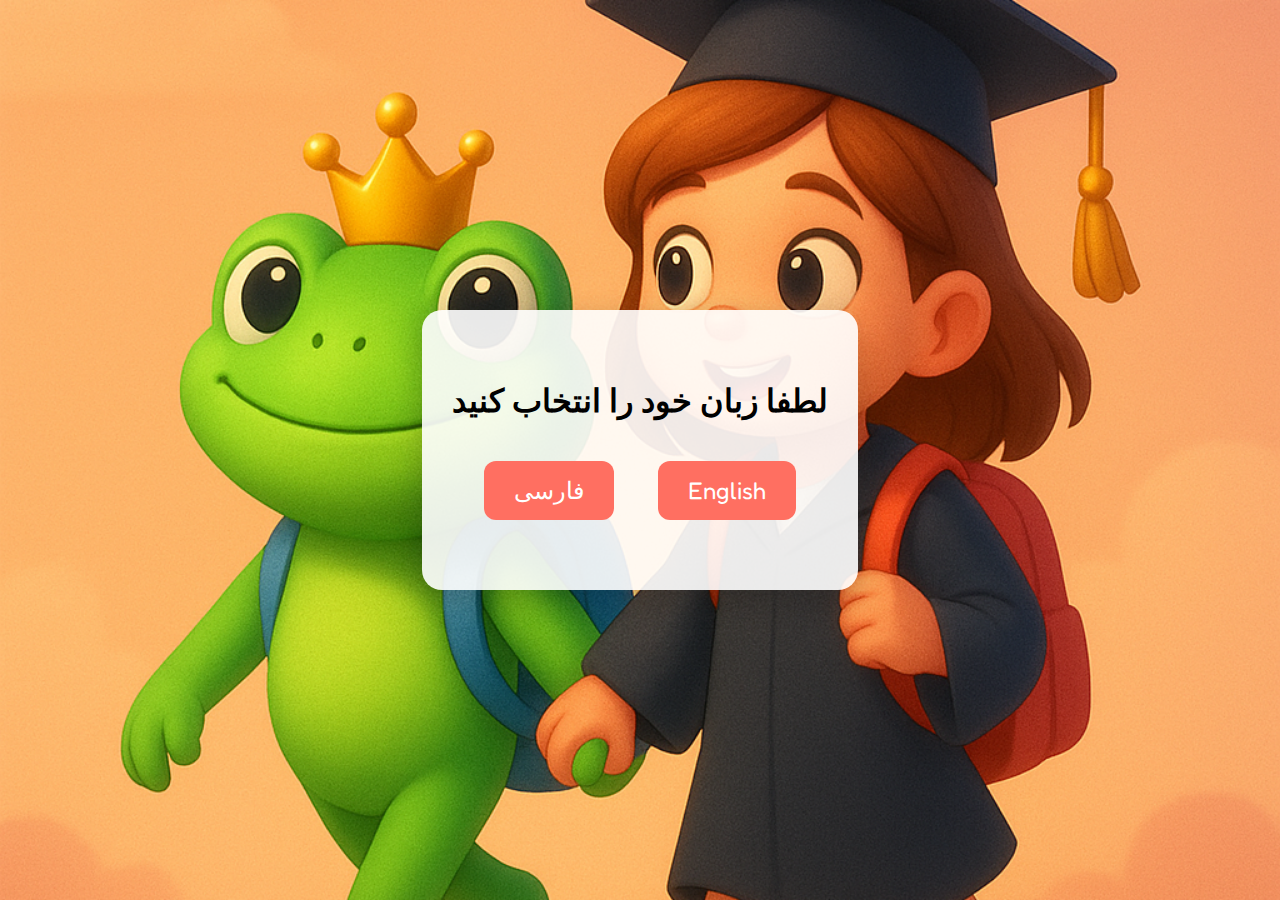
<file: index.html>
<!DOCTYPE html>
<html lang="en">
<head>
<meta charset="UTF-8">
<meta name="viewport" content="width=device-width, initial-scale=1.0">
<title>انتخاب زبان | NONA</title>
<link href="https://fonts.googleapis.com/css2?family=Fredoka+One&display=swap" rel="stylesheet">
<style>
body {
  font-family: 'Fredoka One', cursive;
  display: flex;
  justify-content: center;
  align-items: center;
  height: 100vh;
  background: url('images/nona-background.png') no-repeat center center fixed;
  background-size: cover;
  text-align: center;
  margin: 0;
}

.lang-box {
  background: rgba(255,255,255,0.9);
  padding: 50px 30px;
  border-radius: 20px;
  box-shadow: 0 10px 30px rgba(0,0,0,0.2);
}

button {
  font-family: 'Fredoka One', cursive;
  font-size: 1.5rem;
  padding: 15px 30px;
  margin: 20px;
  border: none;
  border-radius: 12px;
  cursor: pointer;
  background: #ff6f61;
  color: #fff;
  transition: 0.3s;
}

button:hover {
  background: #ff3b2e;
}
</style>
</head>
<body>

<div class="lang-box">
  <h1>لطفا زبان خود را انتخاب کنید</h1>
  <button onclick="location.href='index-fa.html'">فارسی</button>
  <button onclick="location.href='index-en.html'">English</button>
</div>

</body>
</html>
</file>
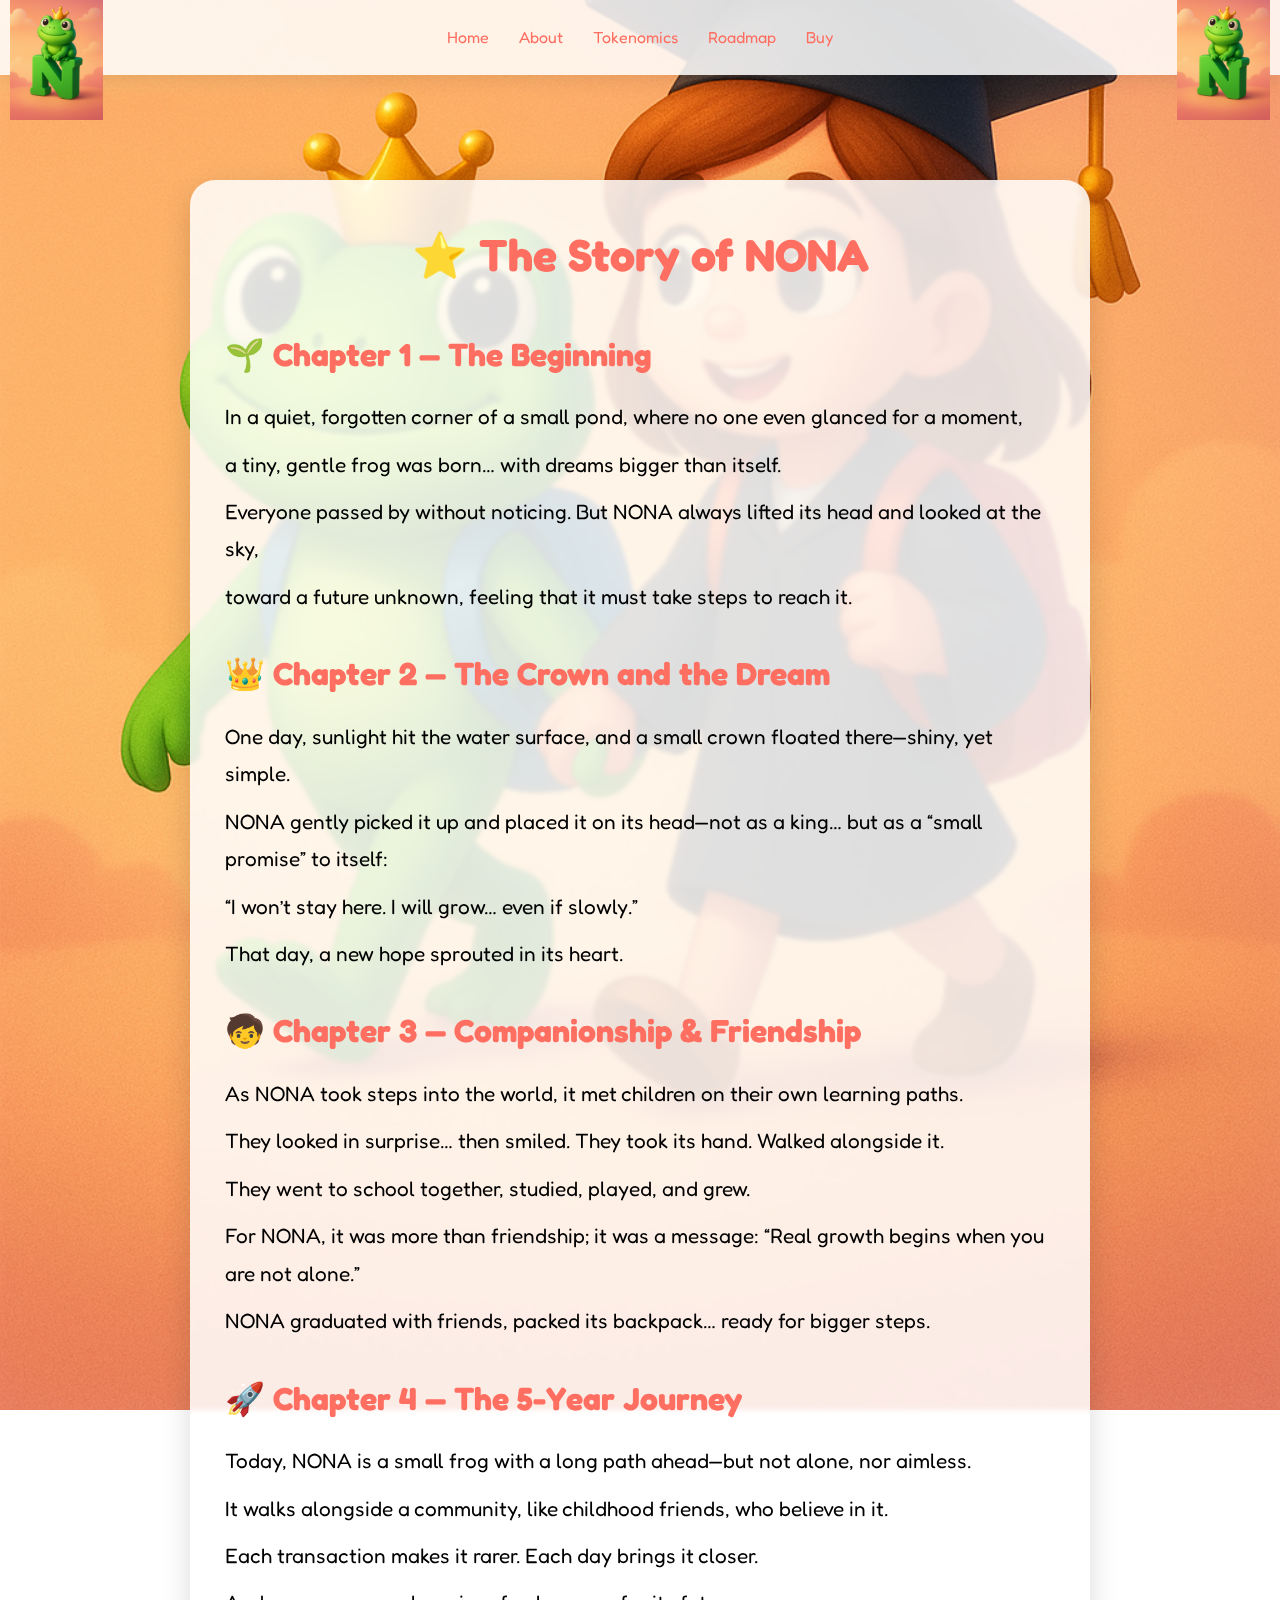
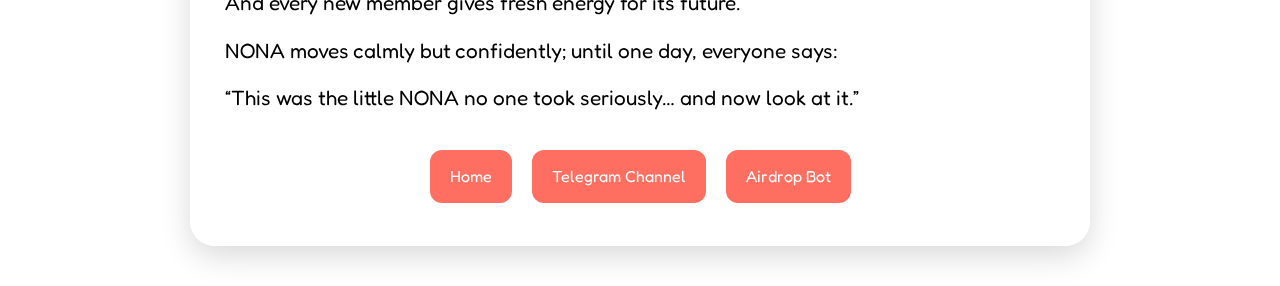
<file: about-en.html>
<!DOCTYPE html>
<html lang="en" dir="ltr">
<head>
<meta charset="UTF-8">
<title>About NONA | NONA</title>
<meta name="viewport" content="width=device-width, initial-scale=1.0">

<link href="https://fonts.googleapis.com/css2?family=Fredoka+One&display=swap" rel="stylesheet">

<style>
* { margin: 0; padding: 0; box-sizing: border-box; }

body {
  font-family: 'Fredoka One', cursive;
  background: url('images/nona-background.png') no-repeat center center fixed;
  background-size: cover;
  padding-top: 140px;
  line-height: 1.8;
}

.navbar {
  position: fixed;
  top: 0;
  width: 100%;
  padding: 15px 25px;
  background: rgba(255, 255, 255, 0.85);
  backdrop-filter: blur(1px);
  display: flex;
  justify-content: center;
  align-items: center;
  z-index: 200;
  box-shadow: 0 4px 20px rgba(0,0,0,0.1);
  gap: 20px;
}

.nav-logo-left, .nav-logo-right {
  height: 140px;
  position: absolute;
  top: -20px;
}
.nav-logo-left { left: 10px; }
.nav-logo-right { right: 10px; }

.navbar nav {
  display: flex;
  gap: 10px;
  justify-content: center;
}

.navbar nav a {
  text-decoration: none;
  font-size: 1rem;
  color: #ff6f61;
  padding: 8px 10px;
  transition: all 0.3s;
}
.navbar nav a:hover { text-decoration: underline; color: #ff3b2e; }

.section {
  max-width: 900px;
  background: rgba(255,255,255,0.85);
  backdrop-filter: blur(2px);
  margin: 40px auto;
  padding: 35px;
  border-radius: 25px;
  box-shadow: 0 10px 30px rgba(0,0,0,0.15);
}

h1 { color: #ff6f61; text-align: center; font-size: 2.8rem; margin-bottom: 25px; }
h2 { color: #ff6f61; font-size: 2rem; margin-top: 30px; margin-bottom: 15px; }

p { font-size: 1.3rem; margin: 10px 0; }

.links {
  margin-top: 25px;
  text-align: center;
}

.links a {
  display: inline-block;
  margin: 8px;
  background: #ff6f61;
  padding: 12px 20px;
  color: #fff;
  text-decoration: none;
  border-radius: 12px;
  transition: all 0.3s;
}
.links a:hover { background: #ff3b2e; }

@media (max-width: 768px) {
  .navbar nav a {
    font-size: 0.95rem;
    padding: 6px 8px;
  }
}
</style>
</head>
<body>

<header class="navbar">
  <img src="assets/logo.png" class="nav-logo-left">
  <nav>
    <a href="index-en.html">Home</a>
    <a href="about-en.html">About</a>
    <a href="tokenomics-en.html">Tokenomics</a>
    <a href="roadmap-en.html">Roadmap</a>
    <a href="buy-en.html">Buy</a>
  </nav>
  <img src="images/logo.png" class="nav-logo-right">
</header>

<section class="section">
  <h1>⭐ The Story of NONA</h1>

  <h2>🌱 Chapter 1 — The Beginning</h2>
  <p>In a quiet, forgotten corner of a small pond, where no one even glanced for a moment,</p>
  <p>a tiny, gentle frog was born… with dreams bigger than itself.</p>
  <p>Everyone passed by without noticing. But NONA always lifted its head and looked at the sky,</p>
  <p>toward a future unknown, feeling that it must take steps to reach it.</p>

  <h2>👑 Chapter 2 — The Crown and the Dream</h2>
  <p>One day, sunlight hit the water surface, and a small crown floated there—shiny, yet simple.</p>
  <p>NONA gently picked it up and placed it on its head—not as a king… but as a “small promise” to itself:</p>
  <p>“I won’t stay here. I will grow… even if slowly.”</p>
  <p>That day, a new hope sprouted in its heart.</p>

  <h2>🧒 Chapter 3 — Companionship & Friendship</h2>
  <p>As NONA took steps into the world, it met children on their own learning paths.</p>
  <p>They looked in surprise… then smiled. They took its hand. Walked alongside it.</p>
  <p>They went to school together, studied, played, and grew.</p>
  <p>For NONA, it was more than friendship; it was a message: “Real growth begins when you are not alone.”</p>
  <p>NONA graduated with friends, packed its backpack… ready for bigger steps.</p>

  <h2>🚀 Chapter 4 — The 5-Year Journey</h2>
  <p>Today, NONA is a small frog with a long path ahead—but not alone, nor aimless.</p>
  <p>It walks alongside a community, like childhood friends, who believe in it.</p>
  <p>Each transaction makes it rarer. Each day brings it closer.</p>
  <p>And every new member gives fresh energy for its future.</p>
  <p>NONA moves calmly but confidently; until one day, everyone says:</p>
  <p>“This was the little NONA no one took seriously… and now look at it.”</p>

  <div class="links">
    <a href="index-en.html">Home</a>
    <a href="https://t.me/NonaPortal_E" target="_blank">Telegram Channel</a>
    <a href="https://t.me/NonaCoinbot" target="_blank">Airdrop Bot</a>
  </div>

</section>

</body>
</html>
</file>
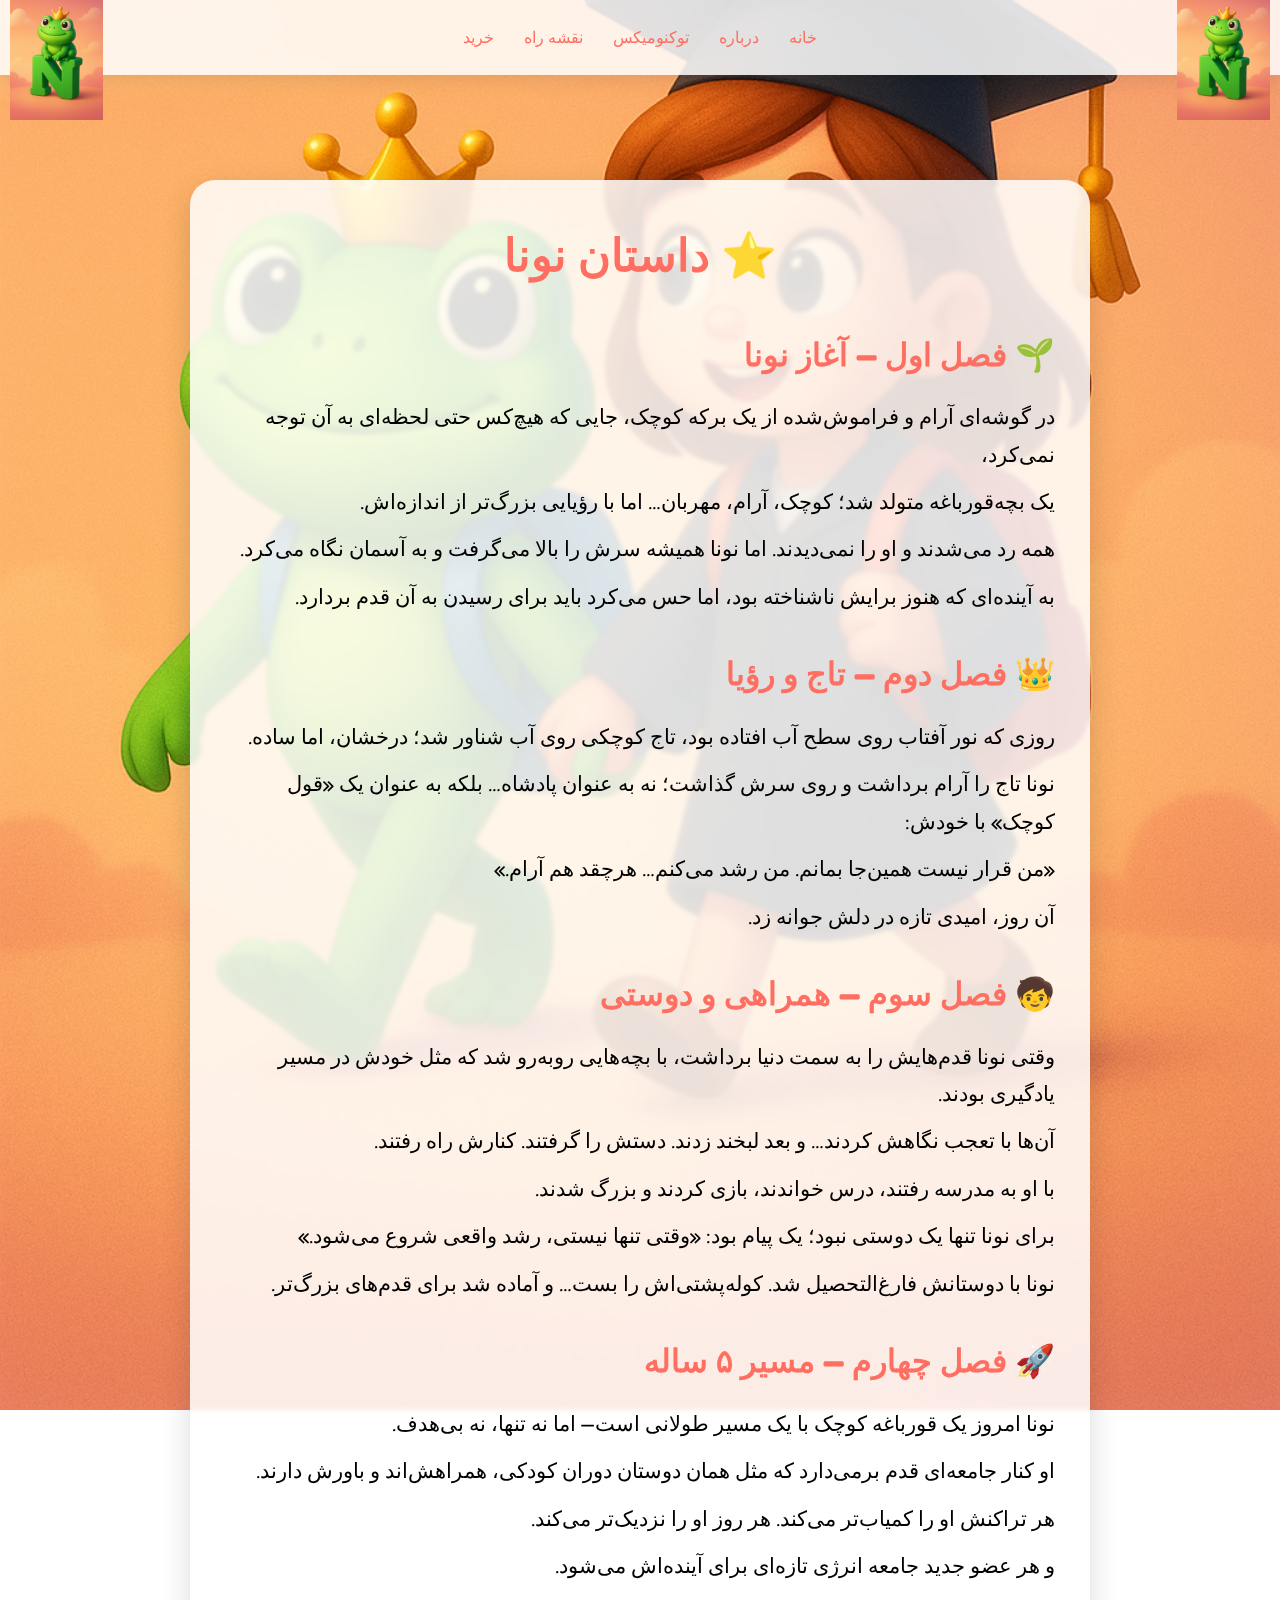
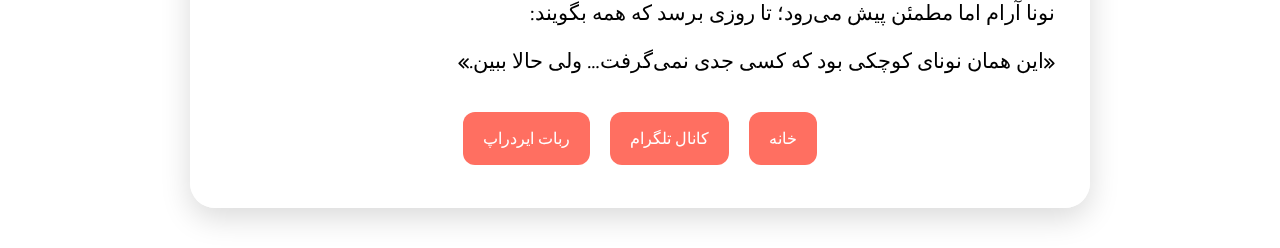
<file: about-fa.html>
<!DOCTYPE html>
<html lang="fa" dir="rtl">
<head>
<meta charset="UTF-8">
<title>درباره نونا | NONA</title>
<meta name="viewport" content="width=device-width, initial-scale=1.0">

<!-- فونت کارتونی -->
<link href="https://fonts.googleapis.com/css2?family=Fredoka+One&display=swap" rel="stylesheet">

<style>
/* ریست */
* {
  margin: 0;
  padding: 0;
  box-sizing: border-box;
}

body {
  font-family: 'Fredoka One', cursive;
  background: url('images/nona-background.png') no-repeat center center fixed;
  background-size: cover;
  padding-top: 140px; /* برای فضای هدر */
  line-height: 1.8;
}

/* نوار بالا */
.navbar {
  position: fixed;
  top: 0;
  width: 100%;
  padding: 15px 25px;
  background: rgba(255, 255, 255, 0.85);
  backdrop-filter: blur(1px);
  display: flex;
  justify-content: center;
  align-items: center;
  z-index: 200;
  box-shadow: 0 4px 20px rgba(0,0,0,0.1);
  gap: 20px;
}

/* لوگوها */
.nav-logo-left, .nav-logo-right {
  height: 140px; /* بزرگ‌تر */
  position: absolute;
  top: -20px; /* بیرون زدن از هدر */
}

.nav-logo-left { left: 10px; }
.nav-logo-right { right: 10px; }

/* لینک‌های هدر */
.navbar nav {
  display: flex;
  gap: 10px; /* فاصله کمتر بین لینک‌ها */
  justify-content: center;
}

.navbar nav a {
  text-decoration: none;
  font-size: 1rem;
  color: #ff6f61;
  padding: 8px 10px;
  transition: all 0.3s;
}

.navbar nav a:hover {
  text-decoration: underline;
  color: #ff3b2e;
}

/* باکس محتوا */
.section {
  max-width: 900px;
  background: rgba(255,255,255,0.85);
  backdrop-filter: blur(2px);
  margin: 40px auto;
  padding: 35px;
  border-radius: 25px;
  box-shadow: 0 10px 30px rgba(0,0,0,0.15);
}

/* تیتر */
h1 {
  color: #ff6f61;
  text-align: center;
  font-size: 2.8rem;
  margin-bottom: 25px;
}

h2 {
  color: #ff6f61;
  font-size: 2rem;
  margin-top: 30px;
  margin-bottom: 15px;
}

/* متن */
p {
  font-size: 1.3rem;
  margin: 10px 0;
}

/* لینک‌های پایین صفحه */
.links {
  margin-top: 25px;
  text-align: center;
}

.links a {
  display: inline-block;
  margin: 8px;
  background: #ff6f61;
  padding: 12px 20px;
  color: #fff;
  text-decoration: none;
  border-radius: 12px;
  transition: all 0.3s;
}

.links a:hover {
  background: #ff3b2e;
}

/* ریسپانسیو */
@media (max-width: 768px) {
  .navbar nav a {
    font-size: 0.95rem;
    padding: 6px 8px;
  }
}
</style>
</head>
<body>

<!-- هدر -->
<header class="navbar">
  <img src="assets/logo.png" class="nav-logo-left">
  <nav>
    <a href="index-fa.html">خانه</a>
    <a href="about-fa.html">درباره</a>
    <a href="tokenomics-fa.html">توکنومیکس</a>
    <a href="roadmap-fa.html">نقشه راه</a>
    <a href="buy-fa.html">خرید</a>
  </nav>
  <img src="assets/logo.png" class="nav-logo-right">
</header>

<section class="section">
  <h1>⭐ داستان نونا</h1>

  <h2>🌱 فصل اول — آغاز نونا</h2>
  <p>در گوشه‌ای آرام و فراموش‌شده از یک برکه کوچک، جایی که هیچ‌کس حتی لحظه‌ای به آن توجه نمی‌کرد،</p>
  <p>یک بچه‌قورباغه متولد شد؛ کوچک، آرام، مهربان… اما با رؤیایی بزرگ‌تر از اندازه‌اش.</p>
  <p>همه رد می‌شدند و او را نمی‌دیدند. اما نونا همیشه سرش را بالا می‌گرفت و به آسمان نگاه می‌کرد.</p>
  <p>به آینده‌ای که هنوز برایش ناشناخته بود، اما حس می‌کرد باید برای رسیدن به آن قدم بردارد.</p>

  <h2>👑 فصل دوم — تاج و رؤیا</h2>
  <p>روزی که نور آفتاب روی سطح آب افتاده بود، تاج کوچکی روی آب شناور شد؛ درخشان، اما ساده.</p>
  <p>نونا تاج را آرام برداشت و روی سرش گذاشت؛ نه به عنوان پادشاه… بلکه به عنوان یک «قول کوچک» با خودش:</p>
  <p>«من قرار نیست همین‌جا بمانم. من رشد می‌کنم… هرچقد هم آرام.»</p>
  <p>آن روز، امیدی تازه در دلش جوانه زد.</p>

  <h2>🧒 فصل سوم — همراهی و دوستی</h2>
  <p>وقتی نونا قدم‌هایش را به سمت دنیا برداشت، با بچه‌هایی روبه‌رو شد که مثل خودش در مسیر یادگیری بودند.</p>
  <p>آن‌ها با تعجب نگاهش کردند… و بعد لبخند زدند. دستش را گرفتند. کنارش راه رفتند.</p>
  <p>با او به مدرسه رفتند، درس خواندند، بازی کردند و بزرگ شدند.</p>
  <p>برای نونا تنها یک دوستی نبود؛ یک پیام بود: «وقتی تنها نیستی، رشد واقعی شروع می‌شود.»</p>
  <p>نونا با دوستانش فارغ‌التحصیل شد. کوله‌پشتی‌اش را بست… و آماده شد برای قدم‌های بزرگ‌تر.</p>

  <h2>🚀 فصل چهارم — مسیر ۵ ساله</h2>
  <p>نونا امروز یک قورباغه کوچک با یک مسیر طولانی است— اما نه تنها، نه بی‌هدف.</p>
  <p>او کنار جامعه‌ای قدم برمی‌دارد که مثل همان دوستان دوران کودکی، همراهش‌اند و باورش دارند.</p>
  <p>هر تراکنش او را کمیاب‌تر می‌کند. هر روز او را نزدیک‌تر می‌کند.</p>
  <p>و هر عضو جدید جامعه انرژی تازه‌ای برای آینده‌اش می‌شود.</p>
  <p>نونا آرام اما مطمئن پیش می‌رود؛ تا روزی برسد که همه بگویند:</p>
  <p>«این همان نونای کوچکی بود که کسی جدی نمی‌گرفت… ولی حالا ببین.»</p>

  <!-- لینک‌های پایین صفحه -->
  <div class="links">
    <a href="index.html">خانه</a>
    <a href="https://t.me/NonaPortal" target="_blank">کانال تلگرام</a>
    <a href="https://t.me/NonaCoinbot" target="_blank">ربات ایردراپ</a>
  </div>

</section>

</body>
</html>
</file>
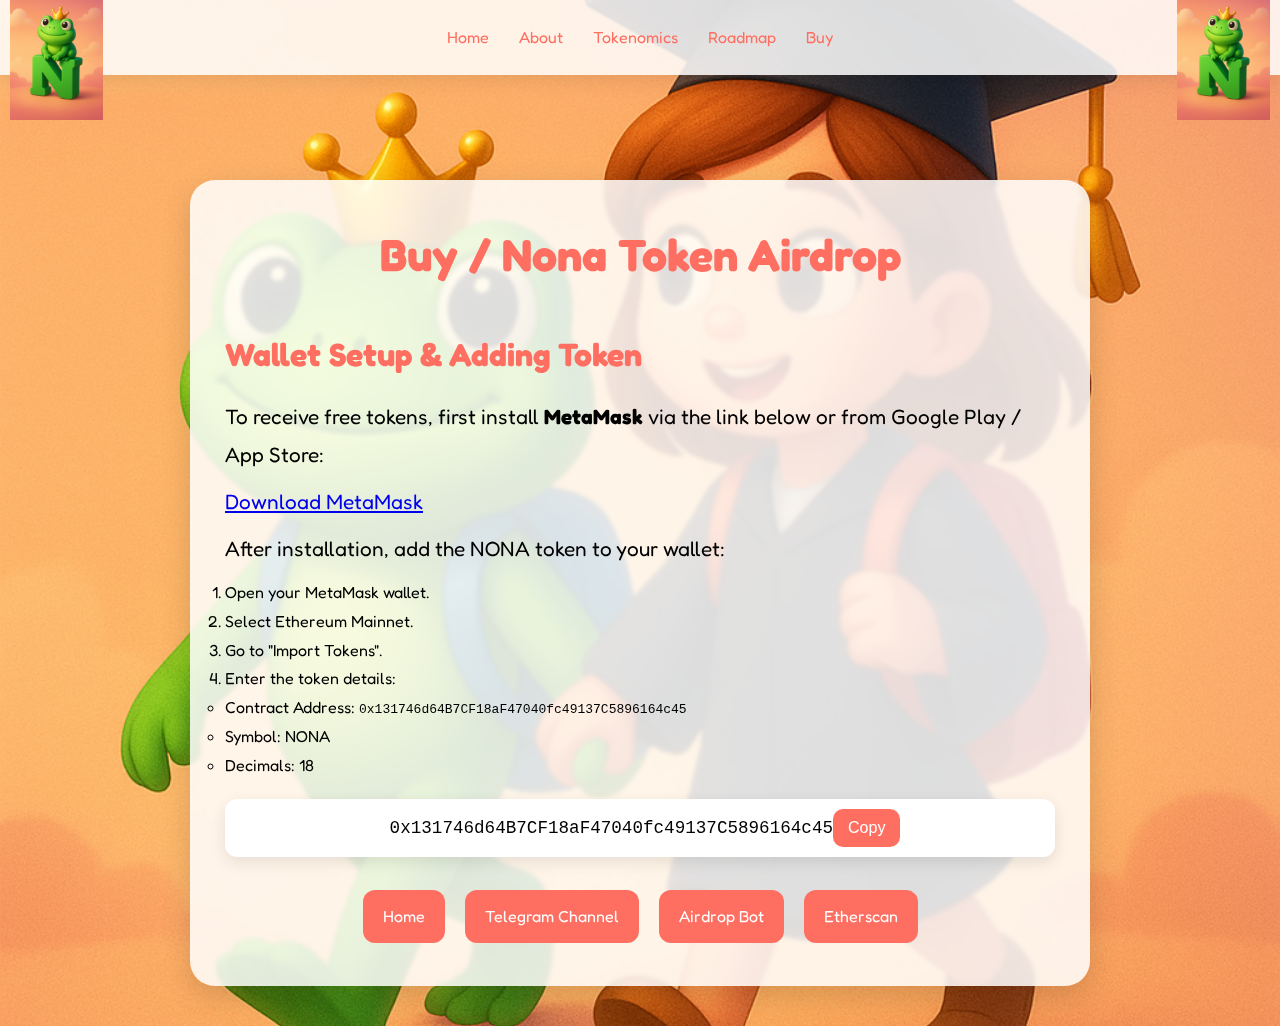
<file: buy-en.html>
<!DOCTYPE html>
<html lang="en" dir="ltr">
<head>
<meta charset="UTF-8">
<title>Buy NONA Token | NONA</title>
<meta name="viewport" content="width=device-width, initial-scale=1.0">

<link href="https://fonts.googleapis.com/css2?family=Fredoka+One&display=swap" rel="stylesheet">

<style>
* { margin: 0; padding: 0; box-sizing: border-box; }

body {
  font-family: 'Fredoka One', cursive;
  background: url('images/nona-background.png') no-repeat center center fixed;
  background-size: cover;
  padding-top: 140px;
  line-height: 1.8;
}

.navbar {
  position: fixed;
  top: 0;
  width: 100%;
  padding: 15px 25px;
  background: rgba(255, 255, 255, 0.85);
  backdrop-filter: blur(1px);
  display: flex;
  justify-content: center;
  align-items: center;
  z-index: 200;
  box-shadow: 0 4px 20px rgba(0,0,0,0.1);
  gap: 20px;
}

.nav-logo-left, .nav-logo-right {
  height: 140px;
  position: absolute;
  top: -20px;
}
.nav-logo-left { left: 10px; }
.nav-logo-right { right: 10px; }

.navbar nav { display: flex; gap: 10px; justify-content: center; }

.navbar nav a {
  text-decoration: none;
  font-size: 1rem;
  color: #ff6f61;
  padding: 8px 10px;
  transition: all 0.3s;
}
.navbar nav a:hover { text-decoration: underline; color: #ff3b2e; }

.section {
  max-width: 900px;
  background: rgba(255,255,255,0.85);
  backdrop-filter: blur(2px);
  margin: 40px auto;
  padding: 35px;
  border-radius: 25px;
  box-shadow: 0 10px 30px rgba(0,0,0,0.15);
}

h1 { color: #ff6f61; text-align: center; font-size: 2.8rem; margin-bottom: 25px; }
h2 { color: #ff6f61; font-size: 2rem; margin-top: 30px; margin-bottom: 15px; }

p { font-size: 1.3rem; margin: 10px 0; }

.copy-box {
  display: flex;
  align-items: center;
  justify-content:center;
  margin-top: 20px;
  background: #fff;
  padding: 10px 15px;
  border-radius: 12px;
  box-shadow: 0 5px 15px rgba(0,0,0,0.1);
}
.contract-text { font-family: monospace; font-size: 1.1rem; direction:ltr; margin-left:10px; overflow-wrap:anywhere; }
.copy-btn {
  background: #ff6f61;
  border: none;
  padding: 10px 15px;
  border-radius: 10px;
  cursor: pointer;
  color: #fff;
  font-size: 1rem;
}
.copy-btn:hover { background: #ff3b2e; }

.links { margin-top: 25px; text-align: center; }
.links a {
  display: inline-block;
  margin: 8px;
  background: #ff6f61;
  padding: 12px 20px;
  color: #fff;
  text-decoration: none;
  border-radius: 12px;
  transition: all 0.3s;
}
.links a:hover { background: #ff3b2e; }

@media (max-width: 768px) {
  .navbar nav a { font-size: 0.95rem; padding: 6px 8px; }
}
</style>
</head>
<body>

<header class="navbar">
  <img src="assets/logo.png" class="nav-logo-left">
  <nav>
    <a href="index-en.html">Home</a>
    <a href="about-en.html">About</a>
    <a href="tokenomics-en.html">Tokenomics</a>
    <a href="roadmap-en.html">Roadmap</a>
    <a href="buy-en.html">Buy</a>
  </nav>
  <img src="assets/logo.png" class="nav-logo-right">
</header>

<section class="section">
  <h1>Buy / Nona Token Airdrop</h1>

  <h2>Wallet Setup & Adding Token</h2>
  <p>To receive free tokens, first install <strong>MetaMask</strong> via the link below or from Google Play / App Store:</p>
  <p><a href="https://metamask.io/download/" target="_blank">Download MetaMask</a></p>

  <p>After installation, add the NONA token to your wallet:</p>
  <ol>
    <li>Open your MetaMask wallet.</li>
    <li>Select Ethereum Mainnet.</li>
    <li>Go to "Import Tokens".</li>
    <li>Enter the token details:</li>
    <ul>
      <li>Contract Address: <code>0x131746d64B7CF18aF47040fc49137C5896164c45</code></li>
      <li>Symbol: NONA</li>
      <li>Decimals: 18</li>
    </ul>
  </ol>

  <div class="copy-box">
    <span class="contract-text" id="contract">0x131746d64B7CF18aF47040fc49137C5896164c45</span>
    <button class="copy-btn" onclick="copyContract()">Copy</button>
  </div>

  <div class="links">
    <a href="index-en.html">Home</a>
    <a href="https://t.me/NonaPortal_E" target="_blank">Telegram Channel</a>
    <a href="https://t.me/NonaCoinbot" target="_blank">Airdrop Bot</a>
    <a href="https://etherscan.io/address/0x131746d64B7CF18aF47040fc49137C5896164c45" target="_blank">Etherscan</a>
  </div>
</section>

<script>
function copyContract() {
  let text = document.getElementById("contract").innerText;
  navigator.clipboard.writeText(text);
  alert("Contract address copied!");
}
</script>

</body>
</html>
</file>
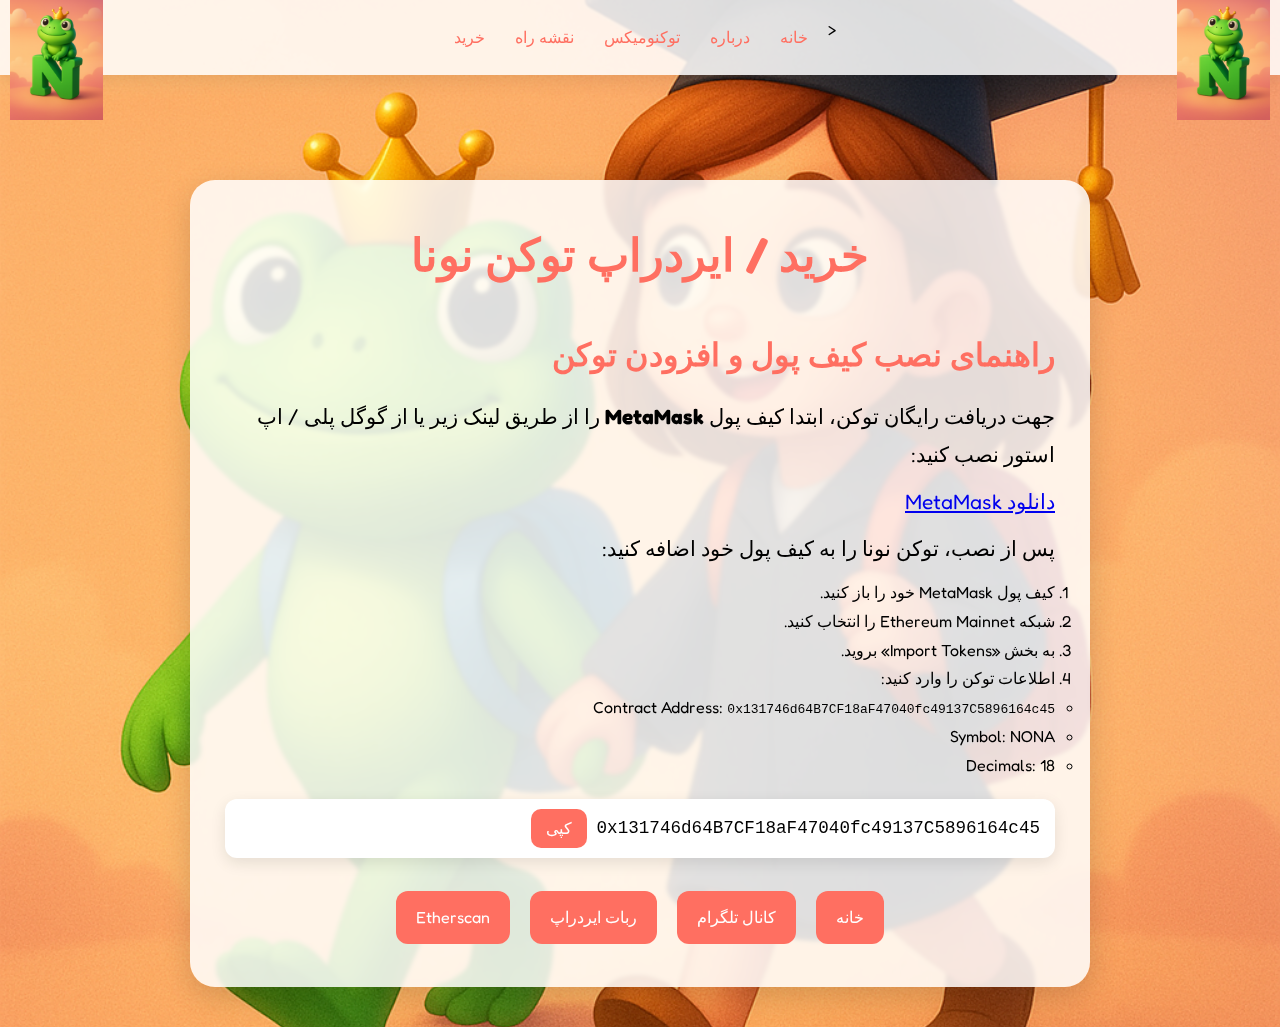
<file: buy-fa.html>
<!DOCTYPE html>
<html lang="fa" dir="rtl">
<head>
<meta charset="UTF-8">
<title>خرید توکن نونا | NONA</title>
<meta name="viewport" content="width=device-width, initial-scale=1.0">

<!-- فونت کارتونی -->
<link href="https://fonts.googleapis.com/css2?family=Fredoka+One&display=swap" rel="stylesheet">

<style>
/* ریست */
* { margin: 0; padding: 0; box-sizing: border-box; }

body {
  font-family: 'Fredoka One', cursive;
  background: url('images/nona-background.png') no-repeat center center fixed;
  background-size: cover;
  padding-top: 140px;
  line-height: 1.8;
}

/* نوار بالا */
.navbar {
  position: fixed;
  top: 0;
  width: 100%;
  padding: 15px 25px;
  background: rgba(255, 255, 255, 0.85);
  backdrop-filter: blur(1px);
  display: flex;
  justify-content: center;
  align-items: center;
  z-index: 200;
  box-shadow: 0 4px 20px rgba(0,0,0,0.1);
  gap: 20px;
}

.nav-logo-left, .nav-logo-right {
  height: 140px;
  position: absolute;
  top: -20px;
}
.nav-logo-left { left: 10px; }
.nav-logo-right { right: 10px; }

.navbar nav { display: flex; gap: 10px; justify-content: center; }

.navbar nav a {
  text-decoration: none;
  font-size: 1rem;
  color: #ff6f61;
  padding: 8px 10px;
  transition: all 0.3s;
}
.navbar nav a:hover { text-decoration: underline; color: #ff3b2e; }

/* باکس محتوا */
.section {
  max-width: 900px;
  background: rgba(255,255,255,0.85);
  backdrop-filter: blur(2px);
  margin: 40px auto;
  padding: 35px;
  border-radius: 25px;
  box-shadow: 0 10px 30px rgba(0,0,0,0.15);
}

/* تیتر */
h1 { color: #ff6f61; text-align: center; font-size: 2.8rem; margin-bottom: 25px; }
h2 { color: #ff6f61; font-size: 2rem; margin-top: 30px; margin-bottom: 15px; }

/* متن */
p { font-size: 1.3rem; margin: 10px 0; }

/* دکمه کپی */
.copy-box {
  display: flex;
  align-items: center;
  margin-top: 20px;
  background: #fff;
  padding: 10px 15px;
  border-radius: 12px;
  box-shadow: 0 5px 15px rgba(0,0,0,0.1);
}
.contract-text { font-family: monospace; font-size: 1.1rem; direction: ltr; margin-left: 10px; overflow-wrap: anywhere; }
.copy-btn {
  background: #ff6f61;
  border: none;
  padding: 10px 15px;
  border-radius: 10px;
  cursor: pointer;
  color: #fff;
  font-size: 1rem;
}
.copy-btn:hover { background: #ff3b2e; }

/* لینک‌های پایین صفحه */
.links { margin-top: 25px; text-align: center; }
.links a {
  display: inline-block;
  margin: 8px;
  background: #ff6f61;
  padding: 12px 20px;
  color: #fff;
  text-decoration: none;
  border-radius: 12px;
  transition: all 0.3s;
}
.links a:hover { background: #ff3b2e; }

/* ریسپانسیو */
@media (max-width: 768px) {
  .navbar nav a { font-size: 0.95rem; padding: 6px 8px; }
}
</style>
</head>
<body>

<!-- هدر -->
<header class="navbar">
  <img src="assets/logo.png" class="nav-logo-left">
  <nav>
    <<a href="index-fa.html">خانه</a>
    <a href="about-fa.html">درباره</a>
    <a href="tokenomics-fa.html">توکنومیکس</a>
    <a href="roadmap-fa.html">نقشه راه</a>
    <a href="buy-fa.html">خرید</a>
  </nav>
  <img src="assets/logo.png" class="nav-logo-right">
</header>

<section class="section">
  <h1>خرید / ایردراپ توکن نونا</h1>

  <h2>راهنمای نصب کیف پول و افزودن توکن</h2>
  <p>جهت دریافت رایگان توکن، ابتدا کیف پول <strong>MetaMask</strong> را از طریق لینک زیر یا از گوگل پلی / اپ استور نصب کنید:</p>
  <p><a href="https://metamask.io/download/" target="_blank">دانلود MetaMask</a></p>

  <p>پس از نصب، توکن نونا را به کیف پول خود اضافه کنید:</p>
  <ol>
    <li>کیف پول MetaMask خود را باز کنید.</li>
    <li>شبکه Ethereum Mainnet را انتخاب کنید.</li>
    <li>به بخش «Import Tokens» بروید.</li>
    <li>اطلاعات توکن را وارد کنید:</li>
    <ul>
      <li>Contract Address: <code>0x131746d64B7CF18aF47040fc49137C5896164c45</code></li>
      <li>Symbol: NONA</li>
      <li>Decimals: 18</li>
    </ul>
  </ol>

  <!-- آدرس قرارداد + دکمه کپی -->
  <div class="copy-box">
    <span class="contract-text" id="contract">0x131746d64B7CF18aF47040fc49137C5896164c45</span>
    <button class="copy-btn" onclick="copyContract()">کپی</button>
  </div>

  <!-- لینک‌های پایین صفحه -->
  <div class="links">
    <a href="index.html">خانه</a>
    <a href="https://t.me/NonaPortal" target="_blank">کانال تلگرام</a>
    <a href="https://t.me/NonaCoinbot" target="_blank">ربات ایردراپ</a>
    <a href="https://etherscan.io/address/0x131746d64B7CF18aF47040fc49137C5896164c45" target="_blank">Etherscan</a>
  </div>
</section>

<script>
function copyContract() {
  let text = document.getElementById("contract").innerText;
  navigator.clipboard.writeText(text);
  alert("آدرس قرارداد کپی شد!");
}
</script>

</body>
</html>
</file>
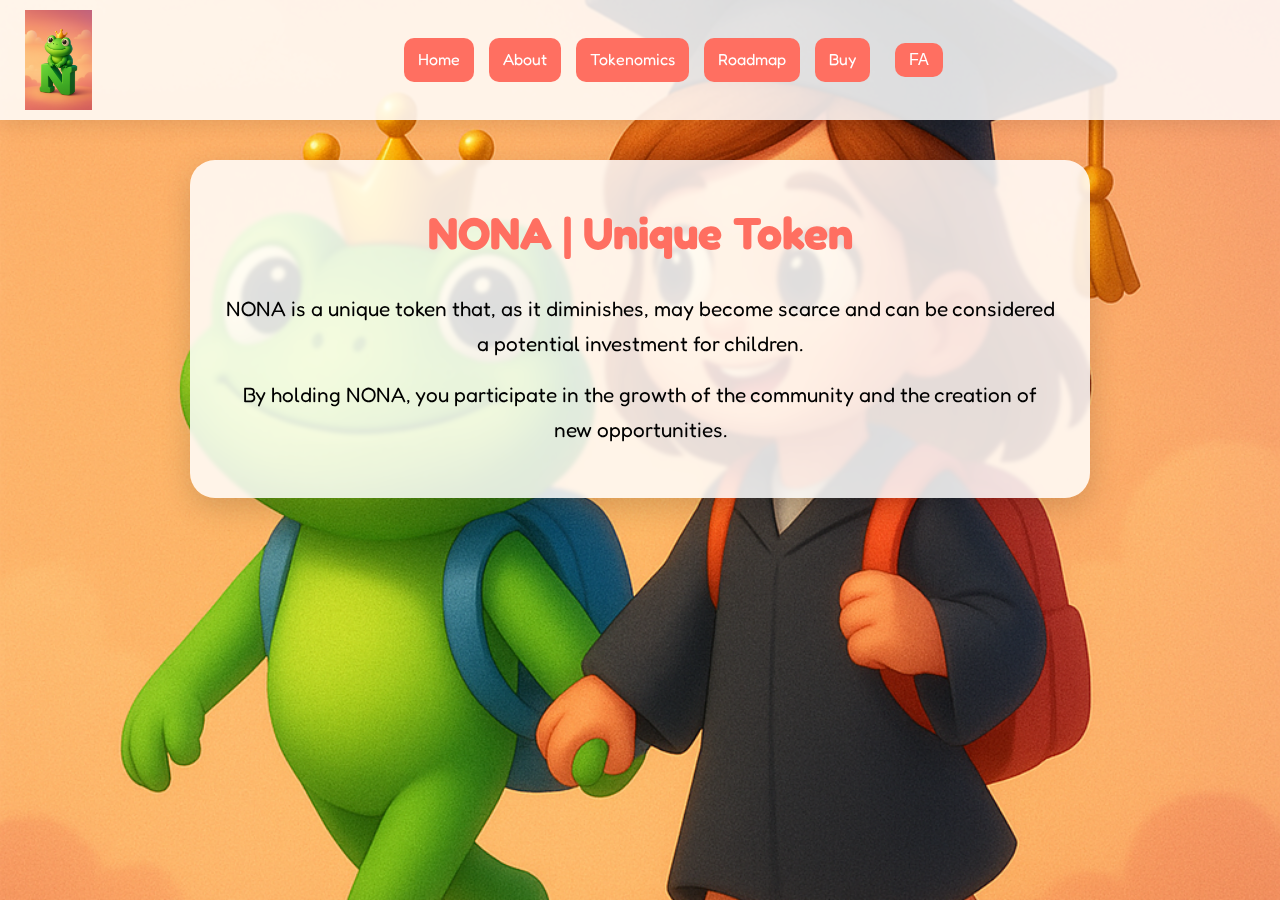
<file: index-en.html>
<!DOCTYPE html>
<html lang="en" dir="ltr">
<head>
<meta charset="UTF-8">
<meta name="viewport" content="width=device-width, initial-scale=1.0">
<title>Home | NONA</title>

<!-- Cartoon font -->
<link href="https://fonts.googleapis.com/css2?family=Fredoka+One&display=swap" rel="stylesheet">

<style>
/* Reset */
* {
  margin: 0;
  padding: 0;
  box-sizing: border-box;
}

body {
  font-family: 'Fredoka One', cursive;
  background: url('images/nona-background.png') no-repeat center center fixed;
  background-size: cover;
  line-height: 1.7;
  padding-top: 120px;
}

/* Header */
.navbar {
  position: fixed;
  top: 0;
  width: 100%;
  padding: 10px 25px;
  background: rgba(255, 255, 255, 0.85);
  backdrop-filter: blur(1px);
  display: flex;
  align-items: center;
  justify-content: space-between;
  z-index: 200;
  box-shadow: 0 4px 20px rgba(0,0,0,0.1);
}

.nav-logo {
  height: 100px; /* Big logo */
}

.nav-links {
  display: flex;
  justify-content: center;
  align-items: center;
  gap: 15px;
  flex: 1;
}

.nav-links a, .lang-btn {
  padding: 8px 14px;
  text-decoration: none;
  border-radius: 10px;
  background: #ff6f61;
  color: #fff;
  font-size: 1rem;
  border: none;
  cursor: pointer;
}

.nav-links a:hover, .lang-btn:hover {
  background: #ff3b2e;
}

.lang-btn {
  margin-left: 10px;
}

/* Content box */
.container {
  max-width: 900px;
  background: rgba(255,255,255,0.85);
  backdrop-filter: blur(2px);
  margin: 40px auto;
  padding: 35px;
  border-radius: 25px;
  box-shadow: 0 10px 30px rgba(0,0,0,0.15);
  text-align: center;
}

h1 {
  font-size: 2.8rem;
  color: #ff6f61;
  margin-bottom: 20px;
}

p {
  font-size: 1.3rem;
  margin-bottom: 15px;
}

@media (max-width:768px){
  .nav-links { flex-wrap: wrap; gap:10px; }
  .nav-logo { height:80px; }
  h1 { font-size:2rem; }
  p { font-size:1.1rem; }
}
</style>
</head>

<body>
<!-- Header -->
<header class="navbar">
  <img src="assets/logo.png" class="nav-logo">
  <nav class="nav-links">
    <a href="index-en.html">Home</a>
    <a href="about-en.html">About</a>
    <a href="tokenomics-en.html">Tokenomics</a>
    <a href="roadmap-en.html">Roadmap</a>
    <a href="buy-en.html">Buy</a>
    <button class="lang-btn" onclick="changeLang()">FA</button>
  </nav>
</header>

<!-- Content -->
<div class="container">
  <h1>NONA | Unique Token</h1>
  <p>NONA is a unique token that, as it diminishes, may become scarce and can be considered a potential investment for children.</p>
  <p>By holding NONA, you participate in the growth of the community and the creation of new opportunities.</p>
</div>

<script>
function changeLang() {
  window.location.href = 'index.html'; // Redirect to Persian homepage
}
</script>

</body>
</html>
</file>
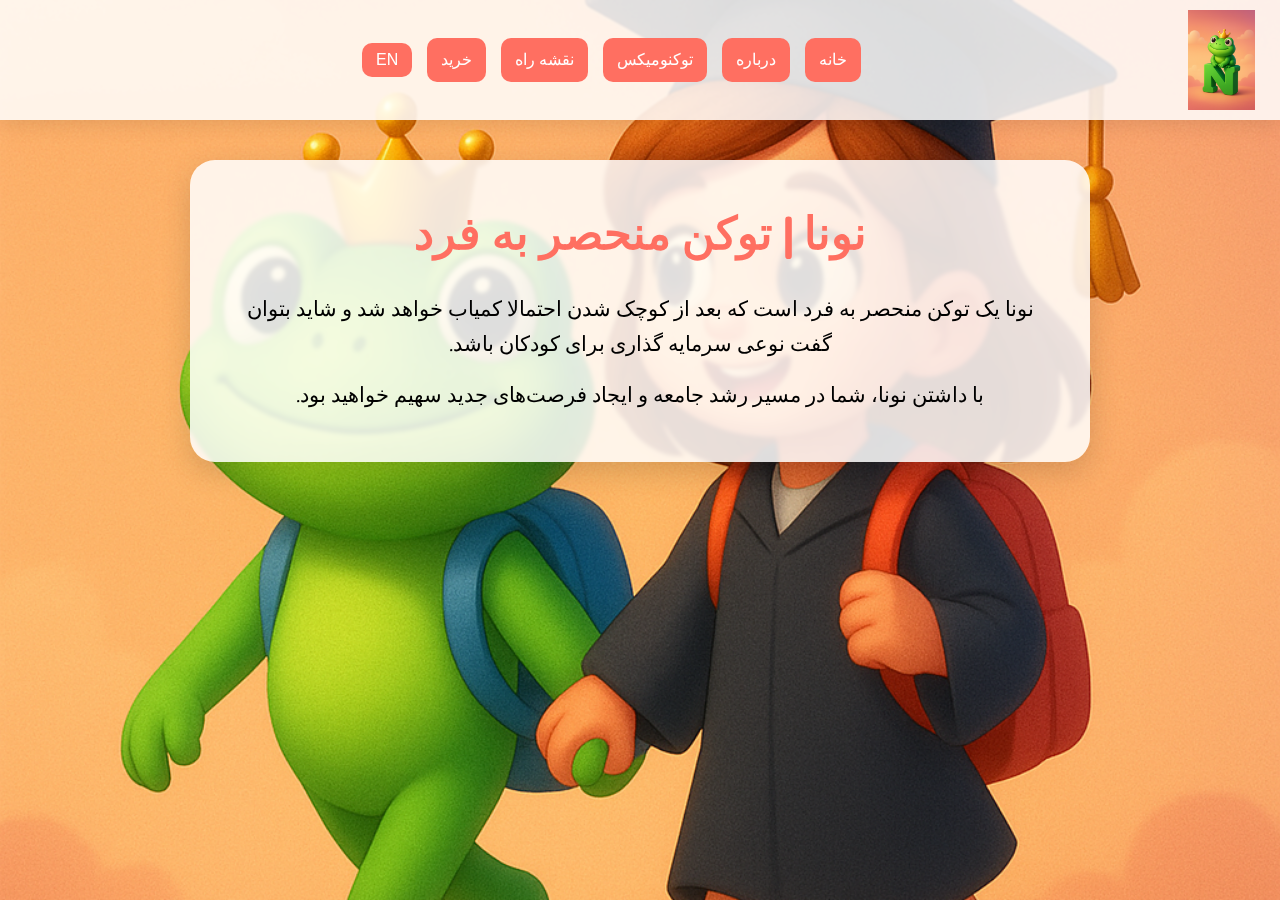
<file: index-fa.html>
<!DOCTYPE html>
<html lang="fa" dir="rtl">
<head>
<meta charset="UTF-8">
<meta name="viewport" content="width=device-width, initial-scale=1.0">
<title>خانه | NONA</title>

<!-- فونت کارتونی -->
<link href="https://fonts.googleapis.com/css2?family=Fredoka+One&display=swap" rel="stylesheet">

<style>
/* ریست */
* {
  margin: 0;
  padding: 0;
  box-sizing: border-box;
}

body {
  font-family: 'Fredoka One', cursive;
  background: url('images/nona-background.png') no-repeat center center fixed;
  background-size: cover;
  line-height: 1.7;
  padding-top: 120px;
}

/* هدر */
.navbar {
  position: fixed;
  top: 0;
  width: 100%;
  padding: 10px 25px;
  background: rgba(255, 255, 255, 0.85);
  backdrop-filter: blur(1px);
  display: flex;
  align-items: center;
  justify-content: space-between;
  z-index: 200;
  box-shadow: 0 4px 20px rgba(0,0,0,0.1);
}

.nav-logo {
  height: 100px; /* لوگوی بزرگ */
}

.nav-links {
  display: flex;
  justify-content: center;
  align-items: center;
  gap: 15px;
  flex: 1;
}

.nav-links a, .lang-btn {
  padding: 8px 14px;
  text-decoration: none;
  border-radius: 10px;
  background: #ff6f61;
  color: #fff;
  font-size: 1rem;
  border: none;
  cursor: pointer;
}

.nav-links a:hover, .lang-btn:hover {
  background: #ff3b2e;
}

.lang-btn {
  margin-left: 10px;
}

/* باکس محتوا */
.container {
  max-width: 900px;
  background: rgba(255,255,255,0.85);
  backdrop-filter: blur(2px);
  margin: 40px auto;
  padding: 35px;
  border-radius: 25px;
  box-shadow: 0 10px 30px rgba(0,0,0,0.15);
  text-align: center;
}

h1 {
  font-size: 2.8rem;
  color: #ff6f61;
  margin-bottom: 20px;
}

p {
  font-size: 1.3rem;
  margin-bottom: 15px;
}

@media (max-width:768px){
  .nav-links { flex-wrap: wrap; gap:10px; }
  .nav-logo { height:80px; }
  h1 { font-size:2rem; }
  p { font-size:1.1rem; }
}
</style>
</head>

<body>
<!-- هدر -->
<header class="navbar">
  <img src="assets/logo.png" class="nav-logo">
  <nav class="nav-links">
    <a href="index-fa.html">خانه</a>
    <a href="about-fa.html">درباره</a>
    <a href="tokenomics-fa.html">توکنومیکس</a>
    <a href="roadmap-fa.html">نقشه راه</a>
    <a href="buy-fa.html">خرید</a>
    <button class="lang-btn" onclick="changeLang()">EN</button>
  </nav>
</header>

<!-- محتوا -->
<div class="container">
  <h1>نونا | توکن منحصر به فرد</h1>
  <p>نونا یک توکن منحصر به فرد است که بعد از کوچک شدن احتمالا کمیاب خواهد شد و شاید بتوان گفت نوعی سرمایه گذاری برای کودکان باشد.</p>
  <p>با داشتن نونا، شما در مسیر رشد جامعه و ایجاد فرصت‌های جدید سهیم خواهید بود.</p>
</div>

<script>
function changeLang() {
  window.location.href = 'index-en.html'; // آدرس صفحه انگلیسی
}
</script>

</body>
</html>
</file>
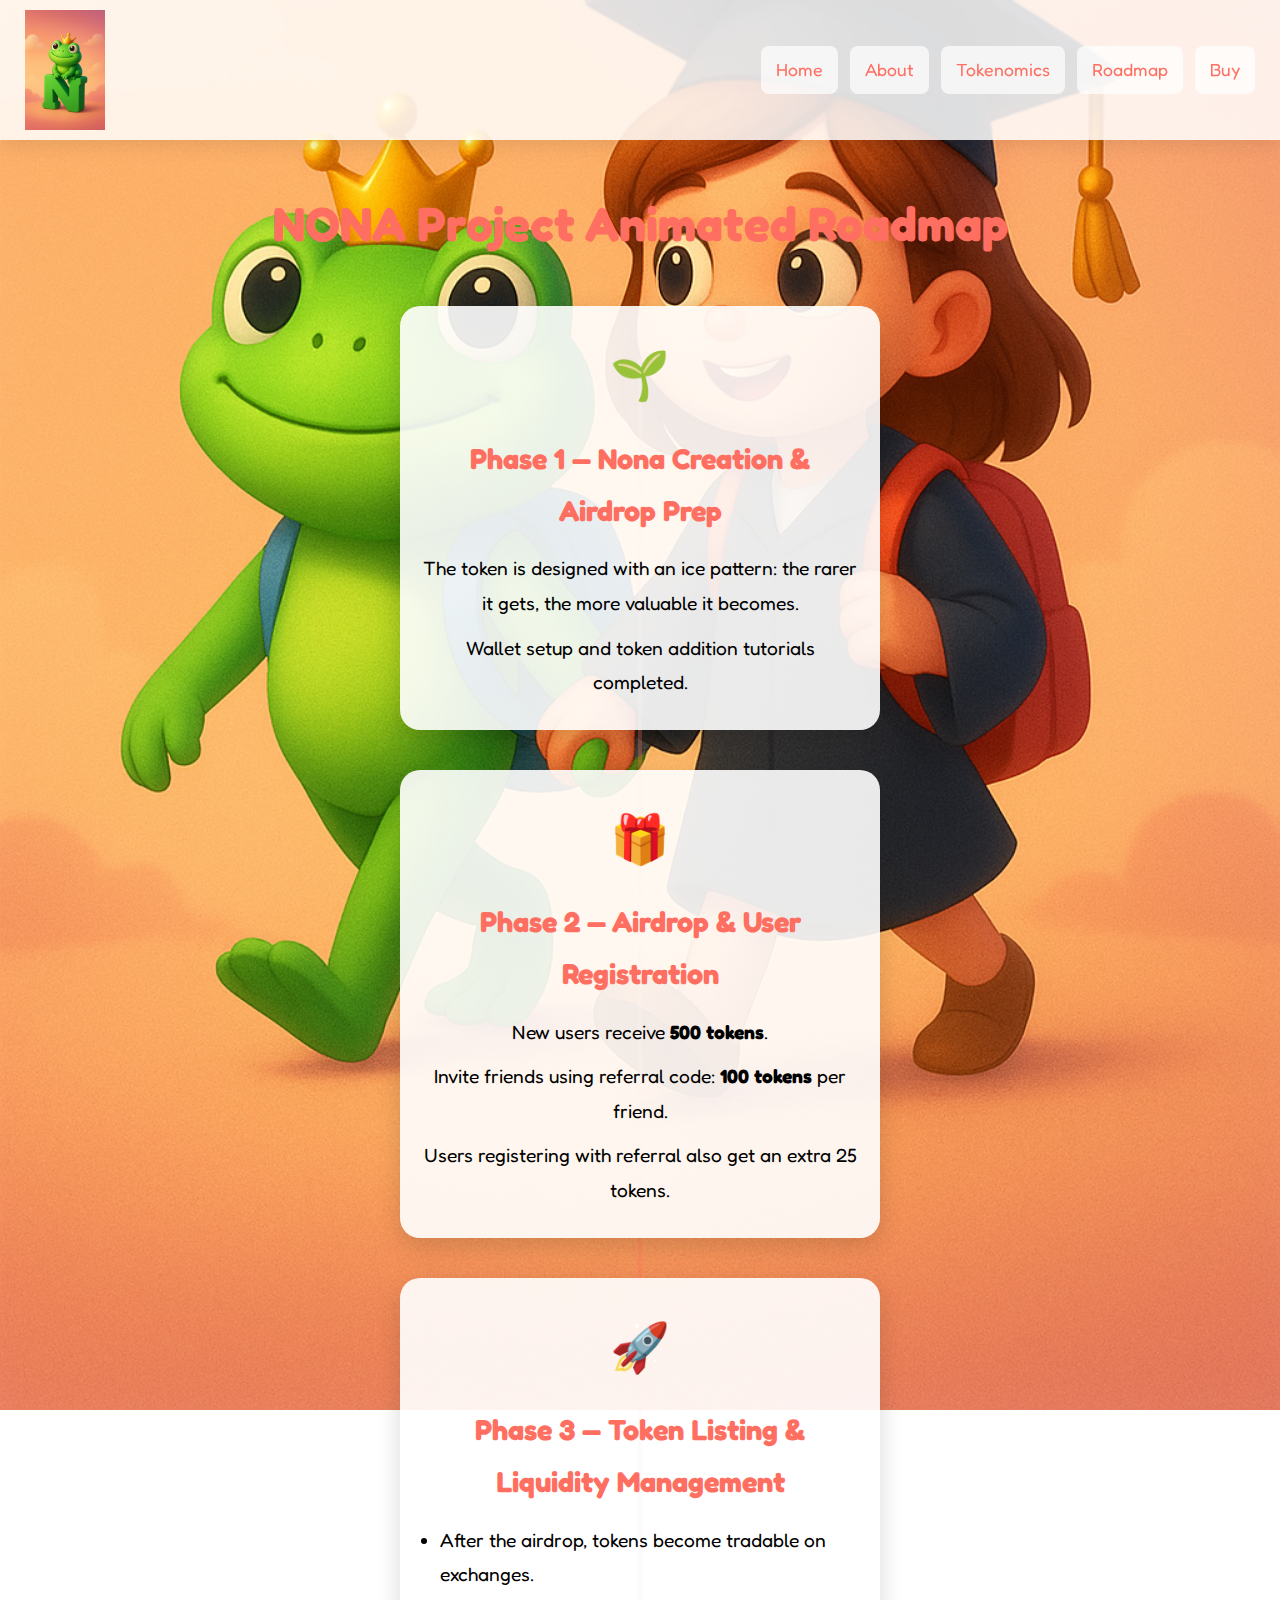
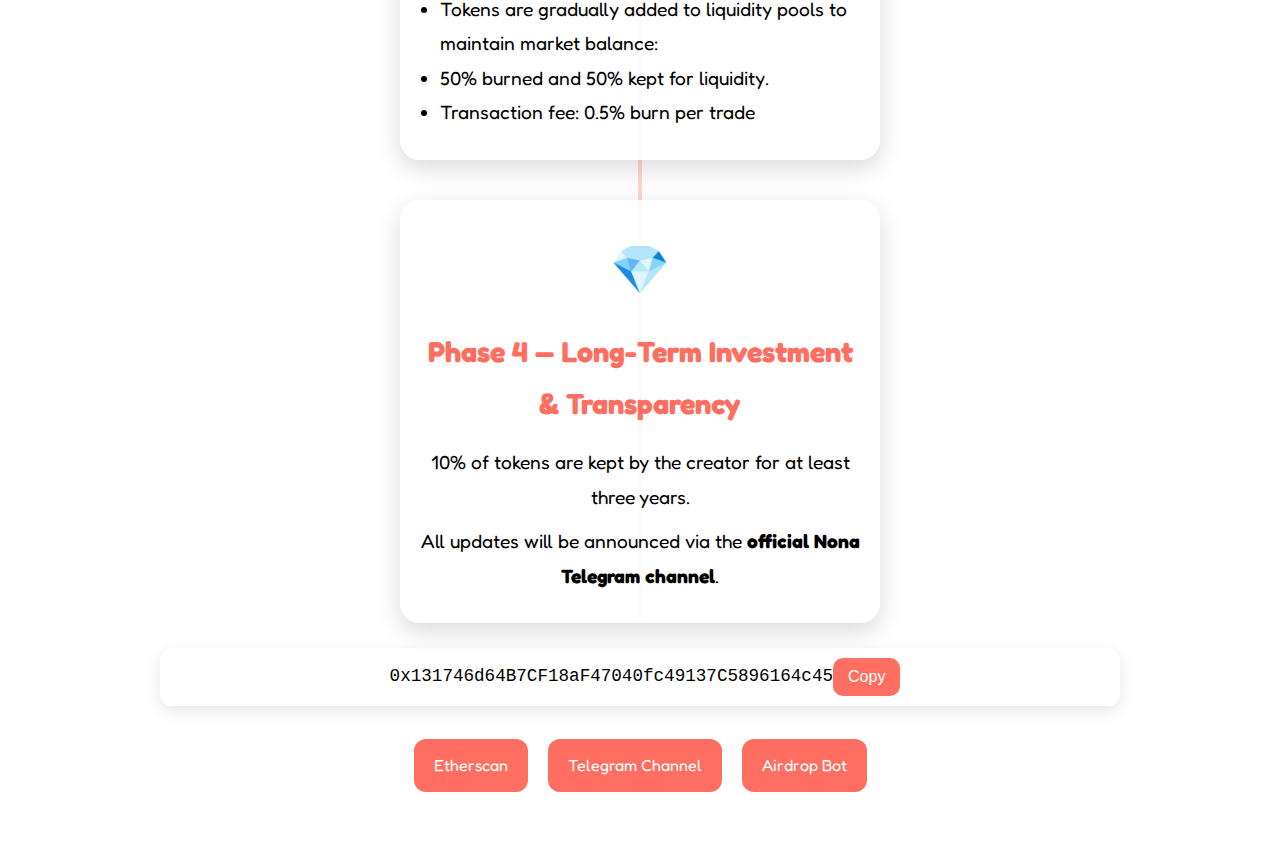
<file: roadmap-en.html>
<!DOCTYPE html>
<html lang="en" dir="ltr">
<head>
<meta charset="UTF-8">
<meta name="viewport" content="width=device-width, initial-scale=1.0">
<title>Animated Roadmap | NONA</title>

<link href="https://fonts.googleapis.com/css2?family=Fredoka+One&display=swap" rel="stylesheet">

<style>
* { margin:0; padding:0; box-sizing:border-box; }

body {
  font-family: 'Fredoka One', cursive;
  background: url('images/nona-background.png') no-repeat center center fixed;
  background-size: cover;
  padding-top: 120px;
  line-height:1.8;
}

.navbar {
  position: fixed;
  top:0;
  width:100%;
  padding:10px 25px;
  background: rgba(255,255,255,0.85);
  backdrop-filter: blur(1px);
  display:flex;
  justify-content: space-between;
  align-items:center;
  z-index:200;
  box-shadow: 0 4px 20px rgba(0,0,0,0.1);
}

.nav-logo { height:120px; }

.navbar nav { display:flex; flex-wrap:wrap; justify-content:center; gap:12px; }

.navbar nav a {
  text-decoration:none;
  font-size:1.1rem;
  color:#ff6f61;
  padding:8px 15px;
  border-radius:8px;
  transition:0.3s;
  background: rgba(255,255,255,0.7);
}

.navbar nav a:hover {
  background:#ff6f61;
  color:#fff;
}

.section { max-width:1000px; margin:40px auto; padding:20px; }

h1 { text-align:center; font-size:3rem; color:#ff6f61; margin-bottom:40px; }

.roadmap { display:flex; flex-direction: column; gap:40px; position:relative; }

.roadmap::after {
  content:"";
  position:absolute;
  left:50%;
  top:50px;
  bottom:0;
  width:4px;
  background: rgba(255,111,97,0.3);
  transform: translateX(-50%);
  z-index:-1;
}

.phase {
  position: relative;
  background: rgba(255,255,255,0.9);
  border-radius:20px;
  padding:25px 20px;
  width:50%;
  margin-left:auto;
  margin-right:auto;
  box-shadow:0 8px 25px rgba(0,0,0,0.15);
  transition: transform 0.3s, box-shadow 0.3s;
  display:flex;
  flex-direction:column;
  align-items:center;
  text-align:center;
}

.phase:hover {
  transform: translateY(-10px) scale(1.05);
  box-shadow:0 15px 35px rgba(0,0,0,0.25);
}

.phase-icon { font-size:3rem; margin-bottom:15px; animation: bounce 2s infinite; }

@keyframes bounce { 0%,100%{transform:translateY(0);} 50%{transform:translateY(-10px);} }

.phase h2 { font-size:1.8rem; color:#ff6f61; margin-bottom:10px; }
.phase p, .phase ul { font-size:1.2rem; margin:5px 0; }
.phase ul { list-style-type: disc; margin-left:20px; text-align:left; }

.copy-box { display:flex; align-items:center; justify-content:center; margin-top:25px; background:#fff; padding:10px 15px; border-radius:12px; box-shadow:0 5px 15px rgba(0,0,0,0.1); }
.contract-text { font-family:monospace; font-size:1.1rem; direction:ltr; margin-left:10px; overflow-wrap:anywhere; }
.copy-btn { background:#ff6f61; border:none; padding:10px 15px; border-radius:10px; cursor:pointer; color:#fff; font-size:1rem; }
.copy-btn:hover { background:#ff3b2e; }

.links { margin-top:25px; text-align:center; }
.links a { display:inline-block; margin:8px; background:#ff6f61; padding:12px 20px; color:#fff; text-decoration:none; border-radius:12px; }
.links a:hover { background:#ff3b2e; }

@media (max-width:768px){
  .phase { width:90%; }
  h1 { font-size:2.2rem; }
  .phase h2 { font-size:1.5rem; }
  .phase p { font-size:1rem; }
  .nav-logo { height:90px; }
  .navbar nav a { font-size:1rem; padding:6px 10px; }
}
</style>
</head>
<body>

<header class="navbar">
  <img src="assets/logo.png" class="nav-logo">
  <nav>
    <a href="index-en.html">Home</a>
    <a href="about-en.html">About</a>
    <a href="tokenomics-en.html">Tokenomics</a>
    <a href="roadmap-en.html">Roadmap</a>
    <a href="buy-en.html">Buy</a>
  </nav>
</header>

<section class="section">
  <h1>NONA Project Animated Roadmap</h1>

  <div class="roadmap">

    <div class="phase">
      <div class="phase-icon">🌱</div>
      <h2>Phase 1 — Nona Creation & Airdrop Prep</h2>
      <p>The token is designed with an ice pattern: the rarer it gets, the more valuable it becomes.</p>
      <p>Wallet setup and token addition tutorials completed.</p>
    </div>

    <div class="phase">
      <div class="phase-icon">🎁</div>
      <h2>Phase 2 — Airdrop & User Registration</h2>
      <p>New users receive <strong>500 tokens</strong>.</p>
      <p>Invite friends using referral code: <strong>100 tokens</strong> per friend.</p>
      <p>Users registering with referral also get an extra 25 tokens.</p>
    </div>

    <div class="phase">
      <div class="phase-icon">🚀</div>
      <h2>Phase 3 — Token Listing & Liquidity Management</h2>
      <ul>
        <li>After the airdrop, tokens become tradable on exchanges.</li>
        <li>Tokens are gradually added to liquidity pools to maintain market balance:</li>
        <li>50% burned and 50% kept for liquidity.</li>
        <li>Transaction fee: 0.5% burn per trade</li>
      </ul>
    </div>

    <div class="phase">
      <div class="phase-icon">💎</div>
      <h2>Phase 4 — Long-Term Investment & Transparency</h2>
      <p>10% of tokens are kept by the creator for at least three years.</p>
      <p>All updates will be announced via the <strong>official Nona Telegram channel</strong>.</p>
    </div>

  </div>

  <div class="copy-box">
    <span class="contract-text" id="contract">0x131746d64B7CF18aF47040fc49137C5896164c45</span>
    <button class="copy-btn" onclick="copyContract()">Copy</button>
  </div>

  <div class="links">
    <a href="https://etherscan.io/address/0x131746d64B7CF18aF47040fc49137C5896164c45" target="_blank">Etherscan</a>
    <a href="https://t.me/NonaPortal_E" target="_blank">Telegram Channel</a>
    <a href="https://t.me/NonaCoinbot" target="_blank">Airdrop Bot</a>
  </div>

</section>

<script>
function copyContract(){
  let text = document.getElementById("contract").innerText;
  navigator.clipboard.writeText(text);
  alert("Contract address copied!");
}
</script>

</body>
</html>
</file>
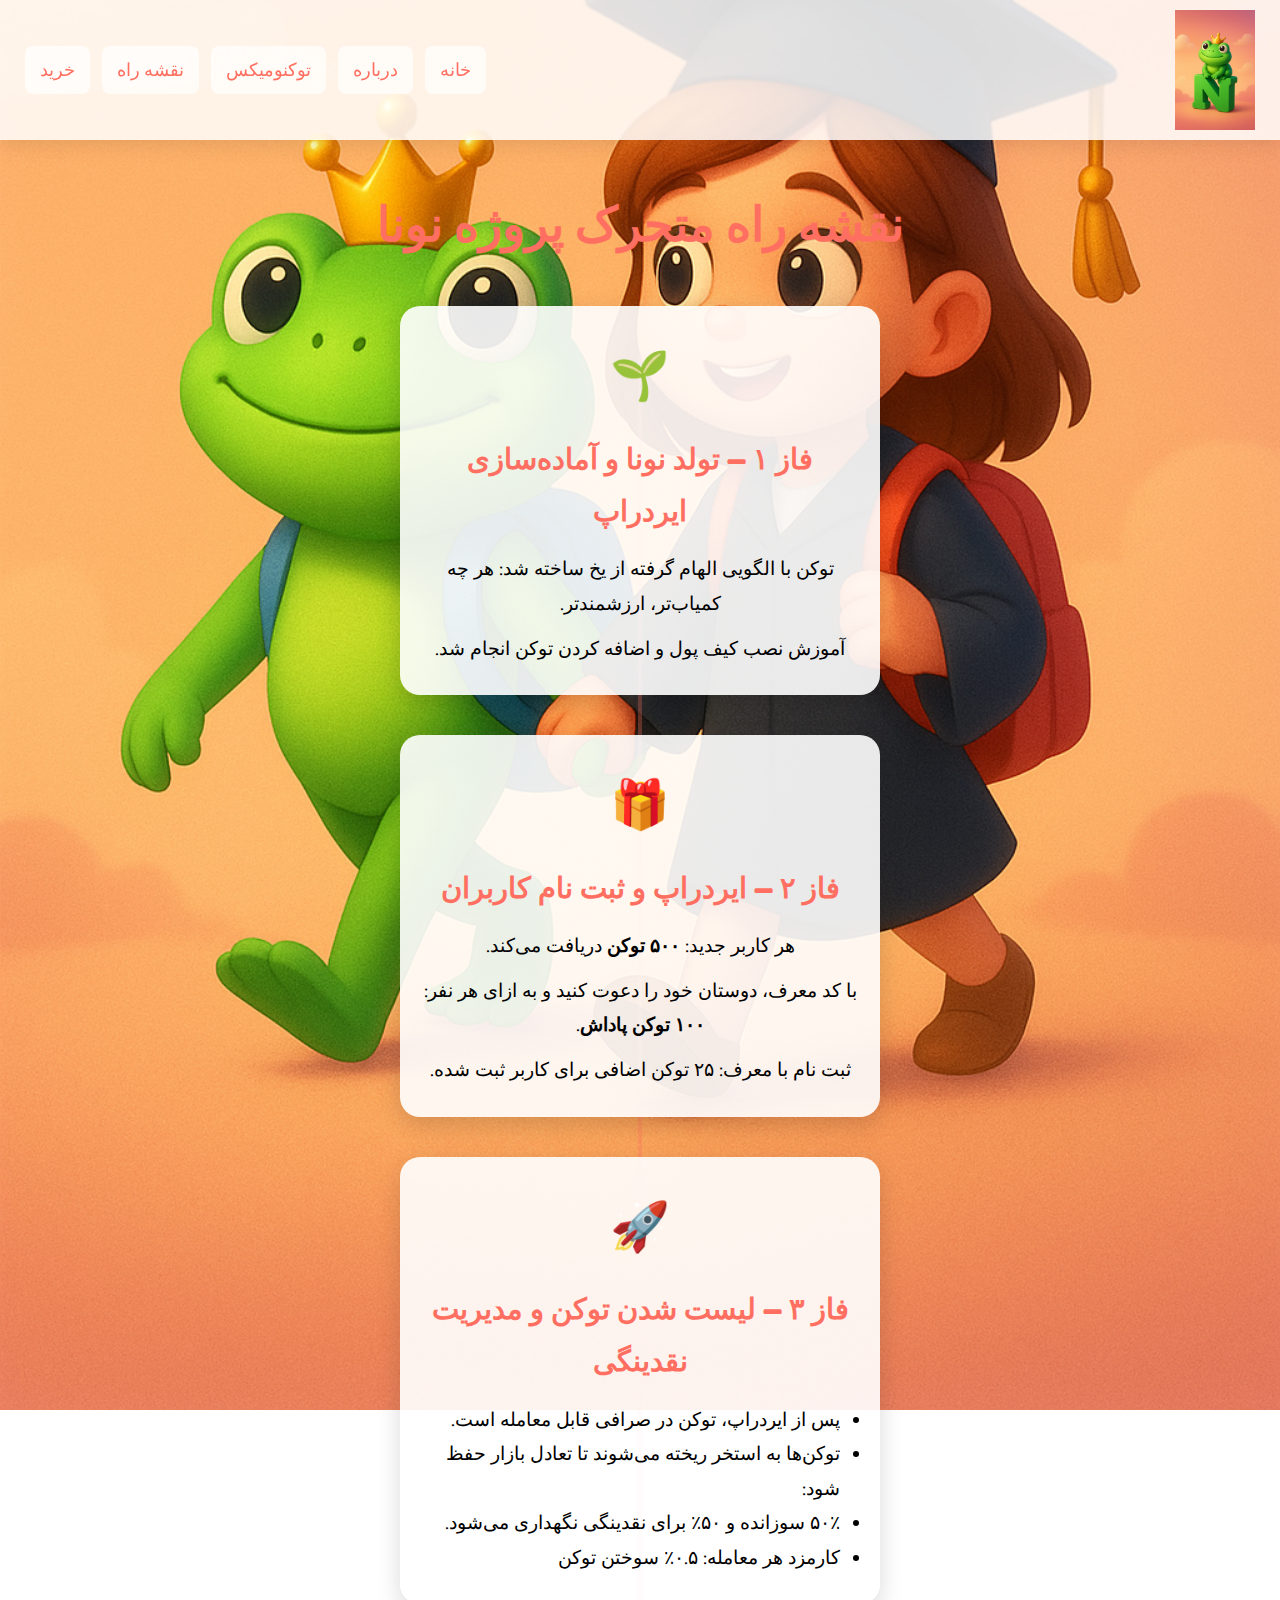
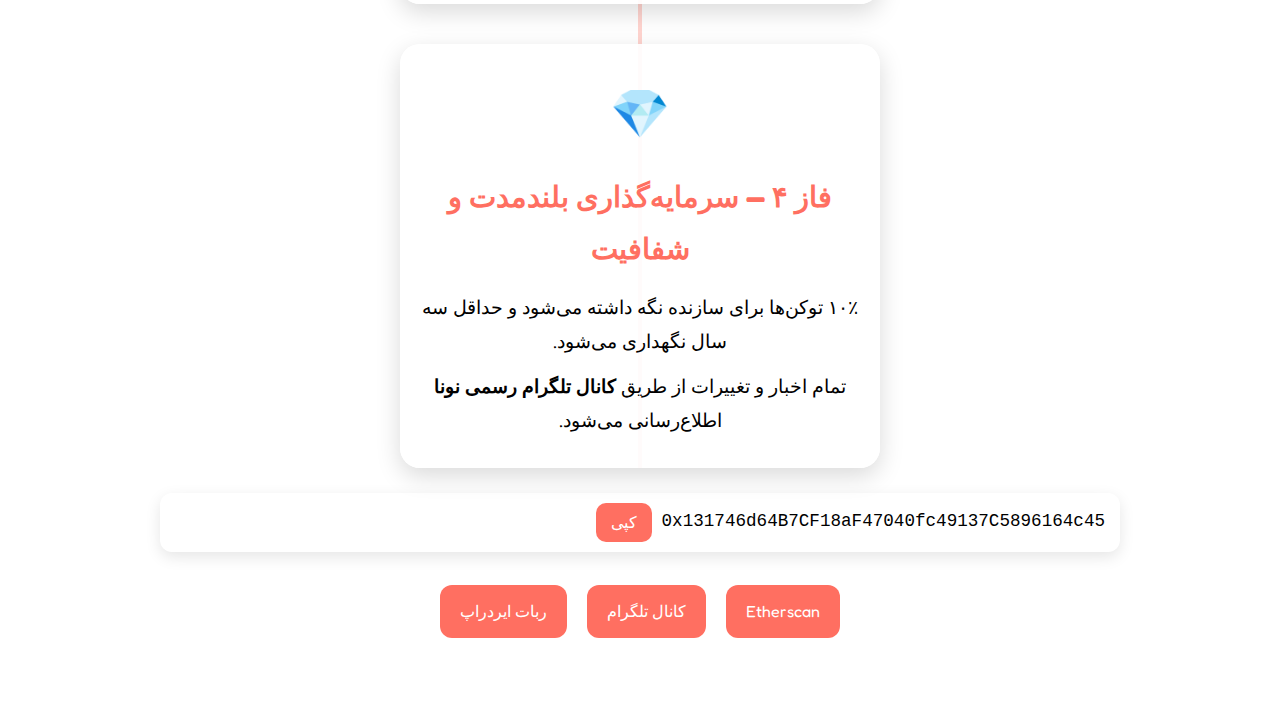
<file: roadmap-fa.html>
<!DOCTYPE html>
<html lang="fa" dir="rtl">
<head>
<meta charset="UTF-8">
<meta name="viewport" content="width=device-width, initial-scale=1.0">
<title>نقشه راه متحرک | NONA</title>

<link href="https://fonts.googleapis.com/css2?family=Fredoka+One&display=swap" rel="stylesheet">

<style>
* { margin:0; padding:0; box-sizing:border-box; }

body {
  font-family: 'Fredoka One', cursive;
  background: url('images/nona-background.png') no-repeat center center fixed;
  background-size: cover;
  padding-top: 120px;
  line-height:1.8;
}

/* هدر */
.navbar {
  position: fixed;
  top:0;
  width:100%;
  padding:10px 25px;
  background: rgba(255,255,255,0.85);
  backdrop-filter: blur(1px);
  display:flex;
  justify-content: space-between;
  align-items:center;
  z-index:200;
  box-shadow: 0 4px 20px rgba(0,0,0,0.1);
}

.nav-logo { height:120px; }

.navbar nav { display:flex; flex-wrap:wrap; justify-content:center; gap:12px; }

.navbar nav a {
  text-decoration:none;
  font-size:1.1rem;
  color:#ff6f61;
  padding:8px 15px;
  border-radius:8px;
  transition:0.3s;
  background: rgba(255,255,255,0.7);
}

.navbar nav a:hover {
  background:#ff6f61;
  color:#fff;
}

/* باکس محتوا */
.section {
  max-width:1000px;
  margin:40px auto;
  padding:20px;
}

/* عنوان صفحه */
h1 { text-align:center; font-size:3rem; color:#ff6f61; margin-bottom:40px; }

/* کانتینر فازها */
.roadmap {
  display:flex;
  flex-direction: column;
  gap:40px;
  position:relative;
}

/* خط بین فازها */
.roadmap::after {
  content:"";
  position:absolute;
  left:50%;
  top:50px;
  bottom:0;
  width:4px;
  background: rgba(255,111,97,0.3);
  transform: translateX(-50%);
  z-index:-1;
}

/* کارت فاز */
.phase {
  position: relative;
  background: rgba(255,255,255,0.9);
  border-radius:20px;
  padding:25px 20px;
  width:50%;
  margin-left:auto;
  margin-right:auto;
  box-shadow:0 8px 25px rgba(0,0,0,0.15);
  transition: transform 0.3s, box-shadow 0.3s;
  display:flex;
  flex-direction:column;
  align-items:center;
  text-align:center;
}

.phase:hover {
  transform: translateY(-10px) scale(1.05);
  box-shadow:0 15px 35px rgba(0,0,0,0.25);
}

/* آیکن فاز */
.phase-icon {
  font-size:3rem;
  margin-bottom:15px;
  animation: bounce 2s infinite;
}

/* انیمیشن بونس آیکن */
@keyframes bounce {
  0%, 100% { transform: translateY(0); }
  50% { transform: translateY(-10px); }
}

/* تیتر فاز */
.phase h2 {
  font-size:1.8rem;
  color:#ff6f61;
  margin-bottom:10px;
}

/* متن فاز */
.phase p, .phase ul {
  font-size:1.2rem;
  margin:5px 0;
}

.phase ul { list-style-type: disc; margin-right:20px; text-align:right; }

/* کپی آدرس */
.copy-box {
  display:flex;
  align-items:center;
  margin-top:25px;
  background:#fff;
  padding:10px 15px;
  border-radius:12px;
  box-shadow:0 5px 15px rgba(0,0,0,0.1);
}

.contract-text { font-family:monospace; font-size:1.1rem; direction:ltr; margin-left:10px; overflow-wrap:anywhere; }

.copy-btn {
  background:#ff6f61;
  border:none;
  padding:10px 15px;
  border-radius:10px;
  cursor:pointer;
  color:#fff;
  font-size:1rem;
}

.copy-btn:hover { background:#ff3b2e; }

/* لینک‌ها */
.links { margin-top:25px; text-align:center; }

.links a {
  display:inline-block;
  margin:8px;
  background:#ff6f61;
  padding:12px 20px;
  color:#fff;
  text-decoration:none;
  border-radius:12px;
}

.links a:hover { background:#ff3b2e; }

/* موبایل */
@media (max-width:768px){
  .phase { width:90%; }
  h1 { font-size:2.2rem; }
  .phase h2 { font-size:1.5rem; }
  .phase p { font-size:1rem; }
  .nav-logo { height:90px; }
  .navbar nav a { font-size:1rem; padding:6px 10px; }
}
</style>
</head>
<body>

<header class="navbar">
  <img src="assets/logo.png" class="nav-logo">
  <nav>
    <a href="index-fa.html">خانه</a>
    <a href="about-fa.html">درباره</a>
    <a href="tokenomics-fa.html">توکنومیکس</a>
    <a href="roadmap-fa.html">نقشه راه</a>
    <a href="buy-fa.html">خرید</a>
  </nav>
</header>

<section class="section">
  <h1>نقشه راه متحرک پروژه نونا</h1>

  <div class="roadmap">

    <div class="phase">
      <div class="phase-icon">🌱</div>
      <h2>فاز ۱ — تولد نونا و آماده‌سازی ایردراپ</h2>
      <p>توکن با الگویی الهام گرفته از یخ ساخته شد: هر چه کمیاب‌تر، ارزشمندتر.</p>
      <p>آموزش نصب کیف پول و اضافه کردن توکن انجام شد.</p>
    </div>

    <div class="phase">
      <div class="phase-icon">🎁</div>
      <h2>فاز ۲ — ایردراپ و ثبت نام کاربران</h2>
      <p>هر کاربر جدید: <strong>۵۰۰ توکن</strong> دریافت می‌کند.</p>
      <p>با کد معرف، دوستان خود را دعوت کنید و به ازای هر نفر: <strong>۱۰۰ توکن پاداش</strong>.</p>
      <p>ثبت نام با معرف: ۲۵ توکن اضافی برای کاربر ثبت شده.</p>
    </div>

    <div class="phase">
      <div class="phase-icon">🚀</div>
      <h2>فاز ۳ — لیست شدن توکن و مدیریت نقدینگی</h2>
      <ul>
        <li>پس از ایردراپ، توکن در صرافی قابل معامله است.</li>
        <li>توکن‌ها به استخر ریخته می‌شوند تا تعادل بازار حفظ شود:</li>
        <li>۵۰٪ سوزانده و ۵۰٪ برای نقدینگی نگهداری می‌شود.</li>
        <li>کارمزد هر معامله: ۰.۵٪ سوختن توکن</li>
      </ul>
    </div>

    <div class="phase">
      <div class="phase-icon">💎</div>
      <h2>فاز ۴ — سرمایه‌گذاری بلندمدت و شفافیت</h2>
      <p>۱۰٪ توکن‌ها برای سازنده نگه داشته می‌شود و حداقل سه سال نگهداری می‌شود.</p>
      <p>تمام اخبار و تغییرات از طریق <strong>کانال تلگرام رسمی نونا</strong> اطلاع‌رسانی می‌شود.</p>
    </div>

  </div>

  <div class="copy-box">
    <span class="contract-text" id="contract">0x131746d64B7CF18aF47040fc49137C5896164c45</span>
    <button class="copy-btn" onclick="copyContract()">کپی</button>
  </div>

  <div class="links">
    <a href="https://etherscan.io/address/0x131746d64B7CF18aF47040fc49137C5896164c45" target="_blank">Etherscan</a>
    <a href="https://t.me/NonaPortal" target="_blank">کانال تلگرام</a>
    <a href="https://t.me/NonaCoinbot" target="_blank">ربات ایردراپ</a>
  </div>

</section>

<script>
function copyContract(){
  let text = document.getElementById("contract").innerText;
  navigator.clipboard.writeText(text);
  alert("آدرس قرارداد کپی شد!");
}
</script>

</body>
</html>
</file>
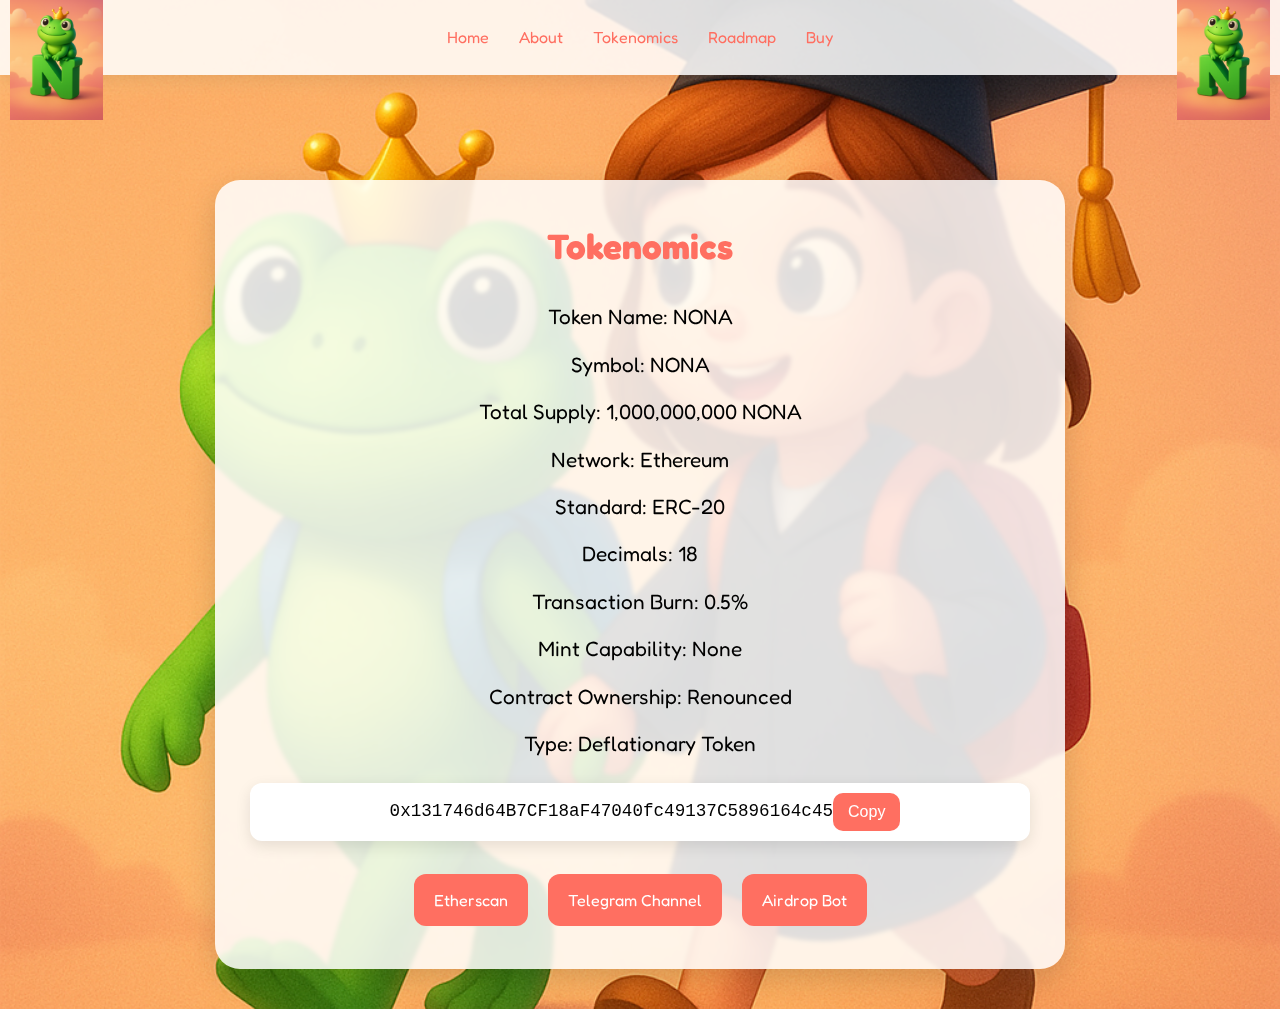
<file: tokenomics-en.html>
<!DOCTYPE html>
<html lang="en" dir="ltr">
<head>
<meta charset="UTF-8">
<title>Tokenomics | NONA</title>
<meta name="viewport" content="width=device-width, initial-scale=1.0">

<!-- Cartoon font -->
<link href="https://fonts.googleapis.com/css2?family=Fredoka+One&display=swap" rel="stylesheet">

<style>
* {
  margin: 0;
  padding: 0;
  box-sizing: border-box;
}

body {
  font-family: 'Fredoka One', cursive;
  background: url('images/nona-background.png') no-repeat center center fixed;
  background-size: cover;
  padding-top: 140px;
  line-height: 1.8;
}

/* Header */
.navbar {
  position: fixed;
  top: 0;
  width: 100%;
  padding: 15px 25px;
  background: rgba(255, 255, 255, 0.85);
  backdrop-filter: blur(1px);
  display: flex;
  justify-content: center;
  align-items: center;
  z-index: 200;
  box-shadow: 0 4px 20px rgba(0,0,0,0.1);
  gap: 20px;
}

.nav-logo-left, .nav-logo-right {
  height: 140px;
  position: absolute;
  top: -20px;
}

.nav-logo-left { left: 10px; }
.nav-logo-right { right: 10px; }

.navbar nav {
  display: flex;
  gap: 10px;
  justify-content: center;
}

.navbar nav a {
  text-decoration: none;
  font-size: 1rem;
  color: #ff6f61;
  padding: 8px 10px;
  transition: all 0.3s;
}

.navbar nav a:hover {
  text-decoration: underline;
  color: #ff3b2e;
}

/* Content box */
.section {
  max-width: 850px;
  background: rgba(255,255,255,0.85);
  backdrop-filter: blur(2px);
  margin: 40px auto;
  padding: 35px;
  border-radius: 25px;
  box-shadow: 0 10px 30px rgba(0,0,0,0.15);
  text-align: center;
}

h2 {
  color: #ff6f61;
  font-size: 2.2rem;
  margin-bottom: 20px;
  text-align: center;
}

p {
  font-size: 1.3rem;
  margin: 10px 0;
}

.copy-box {
  display: flex;
  align-items: center;
  justify-content: center;
  margin-top: 20px;
  background: #fff;
  padding: 10px 15px;
  border-radius: 12px;
  box-shadow: 0 5px 15px rgba(0,0,0,0.1);
}

.contract-text {
  font-family: monospace;
  font-size: 1.1rem;
  direction: ltr;
  margin-left: 10px;
  overflow-wrap: anywhere;
}

.copy-btn {
  background: #ff6f61;
  border: none;
  padding: 10px 15px;
  border-radius: 10px;
  cursor: pointer;
  color: #fff;
  font-size: 1rem;
}

.copy-btn:hover {
  background: #ff3b2e;
}

.links {
  margin-top: 25px;
  text-align: center;
}

.links a {
  display: inline-block;
  margin: 8px;
  background: #ff6f61;
  padding: 12px 20px;
  color: #fff;
  text-decoration: none;
  border-radius: 12px;
  transition: all 0.3s;
}

.links a:hover {
  background: #ff3b2e;
}

@media (max-width: 768px) {
  .navbar nav a {
    font-size: 0.95rem;
    padding: 6px 8px;
  }
}
</style>
</head>
<body>

<header class="navbar">
  <img src="assets/logo.png" class="nav-logo-left">
  <nav>
    <a href="index-en.html">Home</a>
    <a href="about-en.html">About</a>
    <a href="tokenomics-en.html">Tokenomics</a>
    <a href="roadmap-en.html">Roadmap</a>
    <a href="buy-en.html">Buy</a>
  </nav>
  <img src="assets/logo.png" class="nav-logo-right">
</header>

<section class="section">
  <h2>Tokenomics</h2>

  <p>Token Name: NONA</p>
  <p>Symbol: NONA</p>
  <p>Total Supply: 1,000,000,000 NONA</p>
  <p>Network: Ethereum</p>
  <p>Standard: ERC-20</p>
  <p>Decimals: 18</p>
  <p>Transaction Burn: 0.5%</p>
  <p>Mint Capability: None</p>
  <p>Contract Ownership: Renounced</p>
  <p>Type: Deflationary Token</p>

  <div class="copy-box">
    <span class="contract-text" id="contract">
      0x131746d64B7CF18aF47040fc49137C5896164c45
    </span>
    <button class="copy-btn" onclick="copyContract()">Copy</button>
  </div>

  <div class="links">
    <a href="https://etherscan.io/address/0x131746d64B7CF18aF47040fc49137C5896164c45" target="_blank">Etherscan</a>
    <a href="https://t.me/NonaPortal_E" target="_blank">Telegram Channel</a>
    <a href="https://t.me/NonaCoinbot" target="_blank">Airdrop Bot</a>
  </div>
</section>

<script>
function copyContract() {
  let text = document.getElementById("contract").innerText;
  navigator.clipboard.writeText(text);
  alert("Contract address copied!");
}
</script>

</body>
</html>
</file>
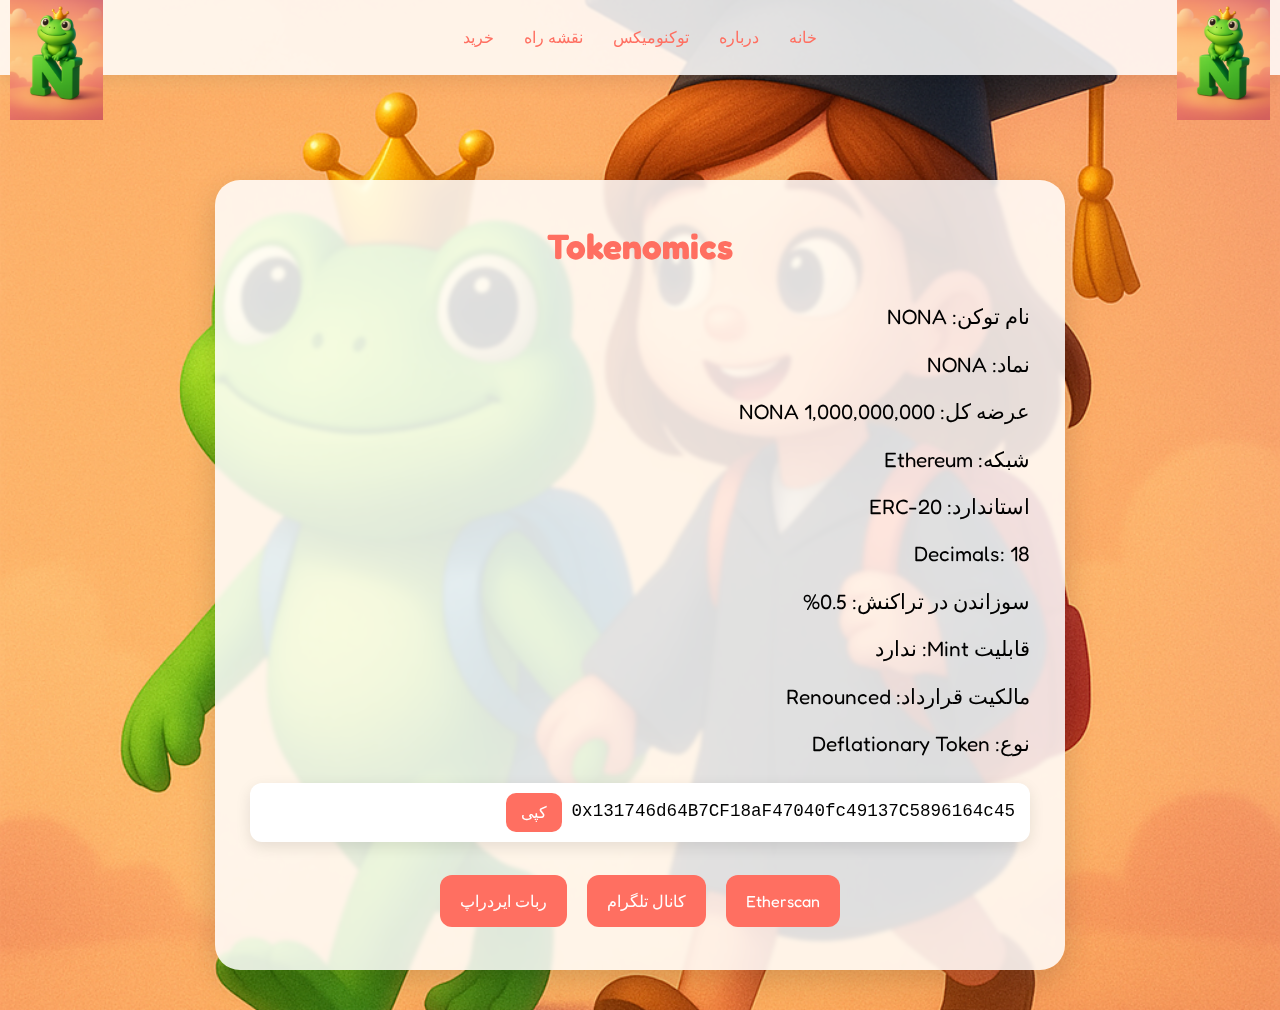
<file: tokenomics-fa.html>
<!DOCTYPE html>
<html lang="fa" dir="rtl">
<head>
<meta charset="UTF-8">
<title>توکنومیکس | NONA</title>
<meta name="viewport" content="width=device-width, initial-scale=1.0">

<!-- فونت کارتونی -->
<link href="https://fonts.googleapis.com/css2?family=Fredoka+One&display=swap" rel="stylesheet">

<style>
/* ریست */
* {
  margin: 0;
  padding: 0;
  box-sizing: border-box;
}

body {
  font-family: 'Fredoka One', cursive;
  background: url('images/nona-background.png') no-repeat center center fixed;
  background-size: cover;
  padding-top: 140px; /* برای فضای هدر */
  line-height: 1.8;
}

/* نوار بالا */
.navbar {
  position: fixed;
  top: 0;
  width: 100%;
  padding: 15px 25px;
  background: rgba(255, 255, 255, 0.85);
  backdrop-filter: blur(1px);
  display: flex;
  justify-content: center;
  align-items: center;
  z-index: 200;
  box-shadow: 0 4px 20px rgba(0,0,0,0.1);
  gap: 20px;
}

/* لوگوها */
.nav-logo-left, .nav-logo-right {
  height: 140px; /* بزرگ‌تر */
  position: absolute;
  top: -20px; /* بیرون زدن از هدر */
}

.nav-logo-left { left: 10px; }
.nav-logo-right { right: 10px; }

/* لینک‌های هدر */
.navbar nav {
  display: flex;
  gap: 10px; /* فاصله کمتر بین لینک‌ها */
  justify-content: center;
}

.navbar nav a {
  text-decoration: none;
  font-size: 1rem;
  color: #ff6f61;
  padding: 8px 10px;
  transition: all 0.3s;
}

.navbar nav a:hover {
  text-decoration: underline;
  color: #ff3b2e;
}

/* باکس محتوا */
.section {
  max-width: 850px;
  background: rgba(255,255,255,0.85);
  backdrop-filter: blur(2px);
  margin: 40px auto;
  padding: 35px;
  border-radius: 25px;
  box-shadow: 0 10px 30px rgba(0,0,0,0.15);
}

/* تیتر */
h2 {
  color: #ff6f61;
  font-size: 2.2rem;
  margin-bottom: 20px;
  text-align: center;
}

/* متن */
p {
  font-size: 1.3rem;
  margin: 10px 0;
}

/* استایل دکمه کپی */
.copy-box {
  display: flex;
  align-items: center;
  margin-top: 20px;
  background: #fff;
  padding: 10px 15px;
  border-radius: 12px;
  box-shadow: 0 5px 15px rgba(0,0,0,0.1);
}

.contract-text {
  font-family: monospace;
  font-size: 1.1rem;
  direction: ltr;
  margin-left: 10px;
  overflow-wrap: anywhere;
}

.copy-btn {
  background: #ff6f61;
  border: none;
  padding: 10px 15px;
  border-radius: 10px;
  cursor: pointer;
  color: #fff;
  font-size: 1rem;
}

.copy-btn:hover {
  background: #ff3b2e;
}

/* لینک‌های پایین صفحه */
.links {
  margin-top: 25px;
  text-align: center;
}

.links a {
  display: inline-block;
  margin: 8px;
  background: #ff6f61;
  padding: 12px 20px;
  color: #fff;
  text-decoration: none;
  border-radius: 12px;
  transition: all 0.3s;
}

.links a:hover {
  background: #ff3b2e;
}

/* ریسپانسیو */
@media (max-width: 768px) {
  .navbar nav a {
    font-size: 0.95rem;
    padding: 6px 8px;
  }
}
</style>
</head>
<body>

<!-- نوار بالا -->
<header class="navbar">
  <img src="assets/logo.png" class="nav-logo-left">
  <nav>
    <a href="index-fa.html">خانه</a>
    <a href="about-fa.html">درباره</a>
    <a href="tokenomics-fa.html">توکنومیکس</a>
    <a href="roadmap-fa.html">نقشه راه</a>
    <a href="buy-fa.html">خرید</a>
  </nav>
  <img src="assets/logo.png" class="nav-logo-right">
</header>

<section class="section">
  <h2>Tokenomics</h2>

  <p>نام توکن: NONA</p>
  <p>نماد: NONA</p>
  <p>عرضه کل: 1,000,000,000 NONA</p>
  <p>شبکه: Ethereum</p>
  <p>استاندارد: ERC-20</p>
  <p>Decimals: 18</p>
  <p>سوزاندن در تراکنش: 0.5%</p>
  <p>قابلیت Mint: ندارد</p>
  <p>مالکیت قرارداد: Renounced</p>
  <p>نوع: Deflationary Token</p>

  <!-- آدرس قرارداد + دکمه کپی -->
  <div class="copy-box">
    <span class="contract-text" id="contract">
      0x131746d64B7CF18aF47040fc49137C5896164c45
    </span>
    <button class="copy-btn" onclick="copyContract()">کپی</button>
  </div>

  <!-- لینک‌های ضروری -->
  <div class="links">
    <a href="https://etherscan.io/address/0x131746d64B7CF18aF47040fc49137C5896164c45" target="_blank">Etherscan</a>
    <a href="https://t.me/NonaPortal" target="_blank">کانال تلگرام</a>
    <a href="https://t.me/NonaCoinbot" target="_blank">ربات ایردراپ</a>
  </div>
</section>

<script>
function copyContract() {
  let text = document.getElementById("contract").innerText;
  navigator.clipboard.writeText(text);
  alert("آدرس قرارداد کپی شد!");
}
</script>

</body>
</html>
</file>
